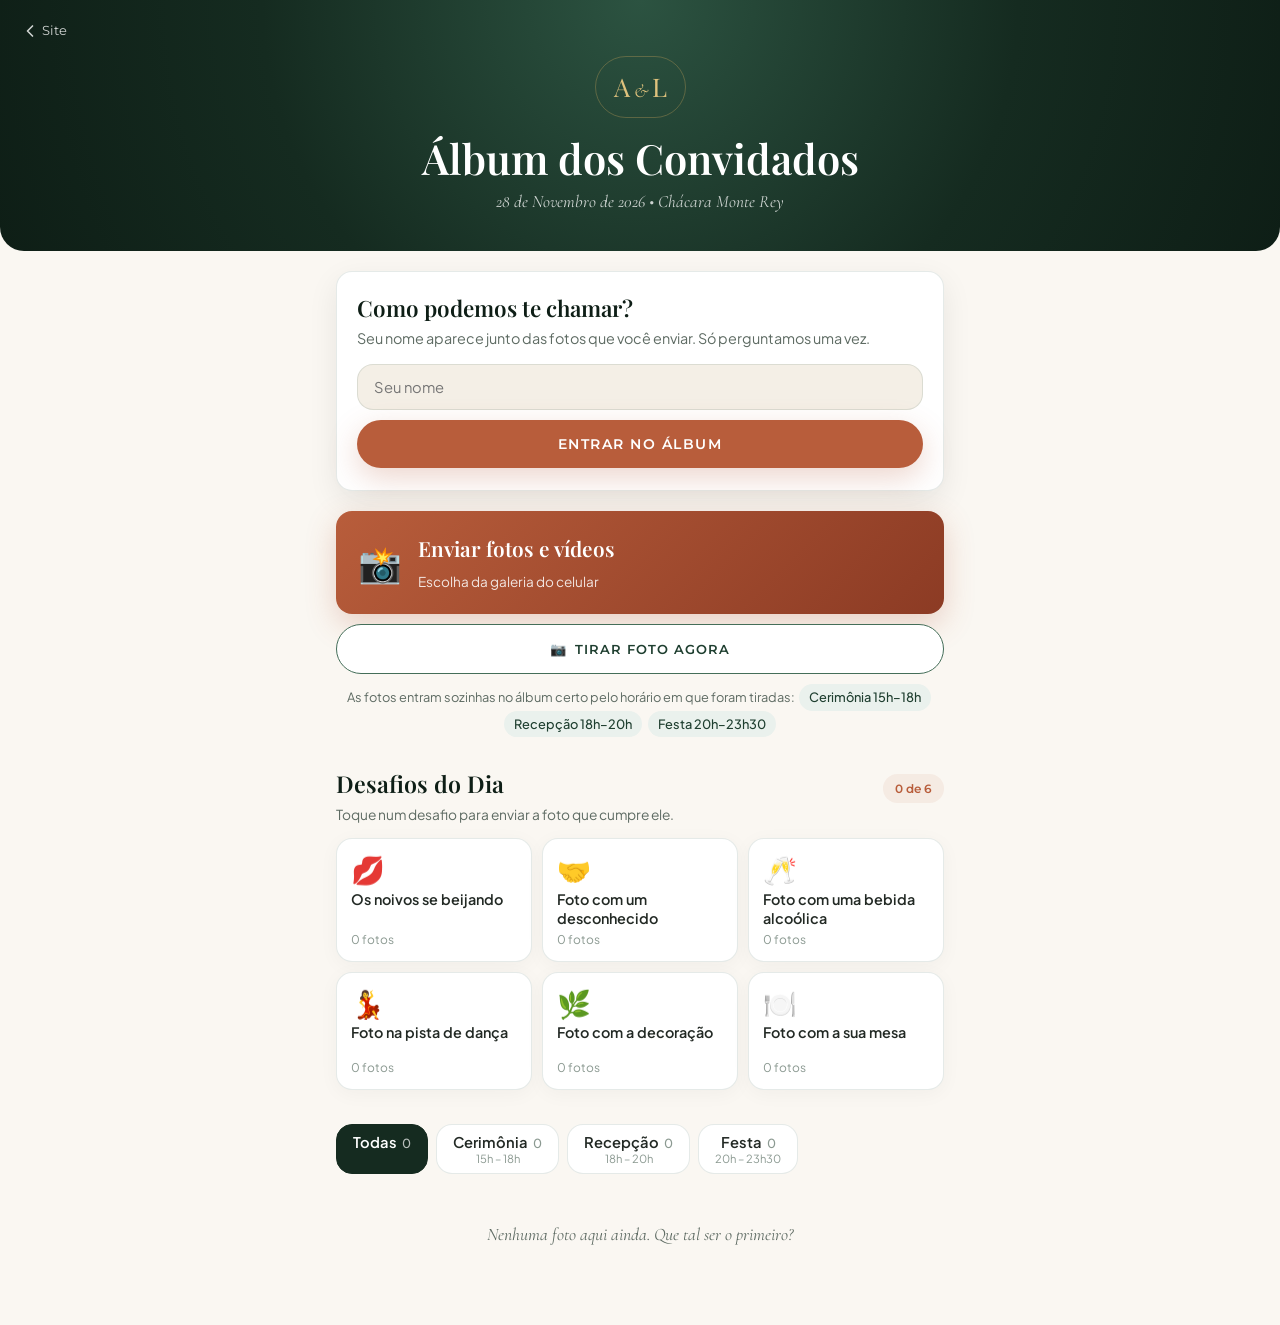
<file: fotos.html>
<!DOCTYPE html>
<html lang="pt-BR">
<head>
  <meta charset="UTF-8" />
  <meta name="viewport" content="width=device-width, initial-scale=1.0, viewport-fit=cover" />
  <title>Álbum dos Convidados | Alexandre &amp; Larissa</title>
  <meta name="description" content="Envie as fotos e vídeos que você tirar no casamento de Alexandre &amp; Larissa, cumpra os desafios e curta as fotos dos outros convidados." />
  <meta name="theme-color" content="#152b20" />

  <meta property="og:title" content="Álbum dos Convidados • Alexandre &amp; Larissa" />
  <meta property="og:description" content="Mande suas fotos e vídeos do casamento direto para o nosso álbum!" />
  <meta property="og:image" content="assets/photos/IMG_6870.jpg" />

  <link rel="icon" type="image/svg+xml" href="assets/svg/wreath.svg" />
  <link rel="stylesheet" href="css/style.css?v=3.3" />
  <link rel="stylesheet" href="css/fotos.css?v=1.0" />
</head>
<body class="album-page">

  <!-- ========================================================================
       CABEÇALHO DO ÁLBUM
       ======================================================================== -->
  <header class="album-header">
    <a href="index.html" class="album-back" aria-label="Voltar para o site">
      <svg viewBox="0 0 24 24" width="20" height="20" fill="none" stroke="currentColor" stroke-width="2" stroke-linecap="round" stroke-linejoin="round"><path d="M15 18l-6-6 6-6"/></svg>
      Site
    </a>
    <div class="album-header-crest">
      <span>A</span><span class="crest-amp">&amp;</span><span>L</span>
    </div>
    <h1 class="album-header-title">Álbum dos Convidados</h1>
    <p class="album-header-sub">28 de Novembro de 2026 • Chácara Monte Rey</p>

    <div class="album-greeting" id="albumGreeting" hidden>
      Olá, <strong id="albumGuestName">convidado</strong>!
      <button type="button" class="album-link-btn" id="changeNameBtn">Não é você?</button>
    </div>
  </header>

  <div class="album-demo-banner" id="demoBanner" hidden>
    <strong>Versão de prévia.</strong> As fotos de exemplo e as que você enviar aqui ficam só neste aparelho e ainda não vão para o Google.
  </div>

  <main class="album-main">

    <!-- Identificação rápida do convidado (fica salva no aparelho) -->
    <section class="album-card album-name-card" id="nameCard" hidden>
      <h2>Como podemos te chamar?</h2>
      <p>Seu nome aparece junto das fotos que você enviar. Só perguntamos uma vez.</p>
      <form id="nameForm" class="album-name-form">
        <input type="text" id="nameInput" class="form-control" placeholder="Seu nome" autocomplete="name" maxlength="40" required />
        <button type="submit" class="btn btn-primary">Entrar no álbum</button>
      </form>
    </section>

    <!-- Envio de fotos e vídeos -->
    <section class="album-upload" id="uploadSection">
      <label class="album-upload-main" for="fileInputGallery">
        <span class="album-upload-icon">📸</span>
        <span class="album-upload-text">
          <strong>Enviar fotos e vídeos</strong>
          <small>Escolha da galeria do celular</small>
        </span>
      </label>
      <label class="album-upload-camera" for="fileInputCamera">
        <span>📷</span> Tirar foto agora
      </label>
      <input type="file" id="fileInputGallery" accept="image/*,video/*" multiple hidden />
      <input type="file" id="fileInputCamera" accept="image/*" capture="environment" hidden />
      <p class="album-upload-hint">
        As fotos entram sozinhas no álbum certo pelo horário em que foram tiradas:
        <span class="album-hint-chip">Cerimônia 15h–18h</span>
        <span class="album-hint-chip">Recepção 18h–20h</span>
        <span class="album-hint-chip">Festa 20h–23h30</span>
      </p>
    </section>

    <!-- Desafios -->
    <section class="album-challenges">
      <div class="album-section-head">
        <h2>Desafios do Dia</h2>
        <span class="album-challenge-progress" id="challengeProgress">0 de 6</span>
      </div>
      <p class="album-section-sub">Toque num desafio para enviar a foto que cumpre ele.</p>
      <div class="album-challenge-list" id="challengeList">
        <!-- Renderizado via js/fotos.js -->
      </div>
    </section>

    <!-- Álbuns e feed -->
    <section class="album-feed-section">
      <div class="album-tabs" id="albumTabs" role="tablist">
        <!-- Renderizado via js/fotos.js -->
      </div>
      <div class="album-grid" id="albumGrid">
        <!-- Renderizado via js/fotos.js -->
      </div>
      <p class="album-empty" id="albumEmpty" hidden>Nenhuma foto aqui ainda. Que tal ser o primeiro?</p>
    </section>
  </main>

  <!-- ========================================================================
       FOLHA DE ENVIO (pré-visualização + desafio)
       ======================================================================== -->
  <div class="album-sheet-backdrop" id="uploadSheet" hidden>
    <div class="album-sheet" role="dialog" aria-modal="true" aria-labelledby="uploadSheetTitle">
      <div class="album-sheet-handle"></div>
      <h3 id="uploadSheetTitle">Enviar para o álbum</h3>
      <div class="album-sheet-previews" id="uploadPreviews"></div>

      <label class="form-label" for="uploadChallengeSelect">Essa foto cumpre algum desafio?</label>
      <select id="uploadChallengeSelect" class="form-control">
        <option value="">Nenhum desafio</option>
      </select>

      <div class="album-sheet-progress" id="uploadProgress" hidden>
        <div class="album-sheet-progress-bar" id="uploadProgressBar"></div>
      </div>
      <p class="album-sheet-status" id="uploadStatus"></p>

      <div class="album-sheet-actions">
        <button type="button" class="btn btn-primary" id="uploadConfirmBtn">Enviar</button>
        <button type="button" class="album-link-btn" id="uploadCancelBtn">Cancelar</button>
      </div>
    </div>
  </div>

  <!-- ========================================================================
       VISUALIZADOR (curtidas + comentários)
       ======================================================================== -->
  <div class="album-viewer" id="photoViewer" hidden role="dialog" aria-modal="true">
    <button type="button" class="album-viewer-close" id="viewerCloseBtn" aria-label="Fechar">✕</button>
    <div class="album-viewer-media" id="viewerMedia"></div>
    <div class="album-viewer-panel">
      <div class="album-viewer-meta">
        <div>
          <strong id="viewerAuthor"></strong>
          <span id="viewerInfo"></span>
        </div>
        <button type="button" class="album-like-btn" id="viewerLikeBtn" aria-pressed="false">
          <span class="album-like-heart">♡</span>
          <span id="viewerLikeCount">0</span>
        </button>
      </div>
      <div class="album-viewer-challenge" id="viewerChallenge" hidden></div>
      <div class="album-comments" id="viewerComments"></div>
      <form class="album-comment-form" id="commentForm">
        <input type="text" id="commentInput" class="form-control" placeholder="Escreva um comentário..." maxlength="200" autocomplete="off" />
        <button type="submit" class="btn btn-primary btn-sm">Enviar</button>
      </form>
    </div>
  </div>

  <div class="album-toast" id="albumToast" role="status" aria-live="polite"></div>

  <script src="js/fotos.js?v=1.0"></script>
</body>
</html>
</file>
<file: css/style.css>
/* ==========================================================================
   CASAMENTO ALEXANDRE & LARISSA - DESIGN SYSTEM & STYLES
   Paleta: Terracota & Verde Amazônico | Estilo: Alto Padrão (iCasei / Casar.com)
   Ultra Responsivo: Desktop Windows, Tablets, Celulares & Redimensionamento Fluido
   ========================================================================== */

/* --- GOOGLE FONTS IMPORT --- */
@import url('https://fonts.googleapis.com/css2?family=Cormorant+Garamond:ital,wght@0,300;0,400;0,500;0,600;0,700;1,400;1,600&family=Montserrat:ital,wght@0,300;0,400;0,500;0,600;0,700;1,300&family=Playfair+Display:ital,wght@0,400;0,500;0,600;0,700;1,400;1,600&family=Plus+Jakarta+Sans:wght@300;400;500;600;700&display=swap');

/* --- CSS VARIABLES & TOKENS --- */
:root {
  /* Verde Amazônico */
  --color-green-deep: #0e1e16;
  --color-green-dark: #152b20;
  --color-green-primary: #1f3f30;
  --color-green-medium: #2c5341;
  --color-green-light: #446e59;
  --color-green-soft: #eaf1ed;
  --color-green-tint: rgba(21, 43, 32, 0.06);

  /* Terracota */
  --color-terracotta-dark: #8c3b24;
  --color-terracotta-primary: #b85d3b;
  --color-terracotta-medium: #c76f4e;
  --color-terracotta-light: #df8867;
  --color-terracotta-soft: #fdf5f0;
  --color-terracotta-tint: rgba(184, 93, 59, 0.08);

  /* Neutros & Dourado */
  --color-gold: #c5a059;
  --color-gold-light: #dfc27d;
  --color-gold-soft: rgba(197, 160, 89, 0.15);
  
  --color-bg-ivory: #faf7f2;
  --color-bg-sand: #f4efe6;
  --color-bg-card: #ffffff;
  --color-border-light: rgba(44, 83, 65, 0.12);
  --color-border-gold: rgba(197, 160, 89, 0.35);

  --color-text-main: #222924;
  --color-text-muted: #5e6b63;
  --color-text-light: #8b9991;
  --color-text-inverse: #ffffff;

  /* Tipografia */
  --font-serif-display: 'Playfair Display', serif;
  --font-serif-romantic: 'Cormorant Garamond', Georgia, serif;
  --font-sans-clean: 'Plus Jakarta Sans', -apple-system, BlinkMacSystemFont, sans-serif;
  --font-sans-accent: 'Montserrat', sans-serif;

  /* Sombras de Luxo */
  --shadow-subtle: 0 4px 20px rgba(14, 30, 22, 0.04);
  --shadow-medium: 0 10px 30px rgba(14, 30, 22, 0.08);
  --shadow-elevated: 0 20px 45px rgba(14, 30, 22, 0.12);
  --shadow-glow-terracotta: 0 10px 30px rgba(184, 93, 59, 0.25);
  --shadow-glow-gold: 0 10px 30px rgba(197, 160, 89, 0.25);

  /* Transições & Raios */
  --radius-sm: 8px;
  --radius-md: 16px;
  --radius-lg: 24px;
  --radius-full: 9999px;
  --transition-smooth: all 0.4s cubic-bezier(0.16, 1, 0.3, 1);
  --transition-fast: all 0.25s ease;

  /* Safe Area Insets (iOS Dynamic Island / Notch) */
  --safe-top: env(safe-area-inset-top, 0px);
  --safe-bottom: env(safe-area-inset-bottom, 0px);
  --safe-left: env(safe-area-inset-left, 0px);
  --safe-right: env(safe-area-inset-right, 0px);
}

/* --- RESET & BASE --- */
*, *::before, *::after {
  box-sizing: border-box;
  margin: 0;
  padding: 0;
}

html {
  scroll-behavior: smooth;
  font-size: 16px;
  -webkit-font-smoothing: antialiased;
  -moz-osx-font-smoothing: grayscale;
  overflow-x: hidden;
  max-width: 100vw;
  scrollbar-width: thin;
  scrollbar-color: var(--color-terracotta-light) var(--color-bg-sand);
}

body {
  font-family: var(--font-sans-clean);
  background-color: var(--color-bg-ivory);
  color: var(--color-text-main);
  line-height: 1.7;
  overflow-x: hidden;
  position: relative;
  width: 100%;
  max-width: 100vw;
  -webkit-text-size-adjust: 100%;
}

body.menu-open {
  overflow: hidden;
}

img, video, svg {
  max-width: 100%;
  height: auto;
  display: block;
}

/* Scrollbar Personalizada */
::-webkit-scrollbar {
  width: 8px;
}
::-webkit-scrollbar-track {
  background: var(--color-bg-sand);
}
::-webkit-scrollbar-thumb {
  background: var(--color-terracotta-light);
  border-radius: var(--radius-full);
}
::-webkit-scrollbar-thumb:hover {
  background: var(--color-terracotta-primary);
}

/* Scroll Progress Bar */
.scroll-progress-container {
  position: fixed;
  top: 0;
  left: 0;
  width: 100%;
  height: 3.5px;
  background: transparent;
  z-index: 1010;
}
.scroll-progress-bar {
  height: 100%;
  width: 0%;
  background: linear-gradient(90deg, var(--color-terracotta-primary), var(--color-gold), var(--color-green-light));
  transition: width 0.1s ease-out;
}

/* Container Responsivo */
.container {
  width: 100%;
  max-width: 1200px;
  margin: 0 auto;
  padding: 0 24px;
}

.container-narrow {
  max-width: 880px;
}

/* --- TIPOGRAFIA COMPARTILHADA --- */
h1, h2, h3, h4 {
  font-family: var(--font-serif-display);
  font-weight: 600;
  color: var(--color-green-deep);
  line-height: 1.25;
  word-break: break-word;
  overflow-wrap: break-word;
}

.section-tag {
  display: inline-flex;
  align-items: center;
  gap: 8px;
  font-family: var(--font-sans-accent);
  font-size: clamp(0.72rem, 1.8vw, 0.84rem);
  font-weight: 600;
  text-transform: uppercase;
  letter-spacing: 3px;
  color: var(--color-terracotta-primary);
  margin-bottom: 12px;
}

.section-tag::before,
.section-tag::after {
  content: '';
  display: inline-block;
  width: 20px;
  height: 1px;
  background-color: var(--color-terracotta-light);
  opacity: 0.7;
}

.section-title {
  font-size: clamp(1.8rem, 4vw, 3rem);
  font-family: var(--font-serif-display);
  color: var(--color-green-dark);
  text-align: center;
  margin-bottom: 14px;
  letter-spacing: -0.5px;
}

.section-subtitle {
  font-family: var(--font-serif-romantic);
  font-size: clamp(1.05rem, 2.2vw, 1.35rem);
  color: var(--color-text-muted);
  text-align: center;
  max-width: 680px;
  margin: 0 auto 30px auto;
  font-style: italic;
  padding: 0 10px;
}

.botanical-divider {
  display: flex;
  align-items: center;
  justify-content: center;
  margin: 0 auto 40px auto;
  max-width: 280px;
  color: var(--color-gold);
}

.botanical-divider img,
.botanical-divider svg {
  width: 100%;
  height: auto;
  max-height: 28px;
}

/* --- BOTÕES & CTAs --- */
.btn {
  display: inline-flex;
  align-items: center;
  justify-content: center;
  gap: 10px;
  padding: 14px 28px;
  font-family: var(--font-sans-accent);
  font-size: clamp(0.78rem, 1.5vw, 0.88rem);
  font-weight: 600;
  letter-spacing: 1.5px;
  text-transform: uppercase;
  border-radius: var(--radius-full);
  text-decoration: none;
  cursor: pointer;
  transition: var(--transition-smooth);
  border: 1px solid transparent;
  position: relative;
  overflow: hidden;
  z-index: 1;
  text-align: center;
}

.btn-primary {
  background-color: var(--color-terracotta-primary);
  color: var(--color-text-inverse);
  box-shadow: var(--shadow-glow-terracotta);
}
.btn-primary:hover {
  background-color: var(--color-terracotta-dark);
  transform: translateY(-2px);
  box-shadow: 0 14px 32px rgba(140, 59, 36, 0.35);
}

.btn-secondary {
  background-color: transparent;
  color: var(--color-text-inverse);
  border-color: rgba(255, 255, 255, 0.6);
  backdrop-filter: blur(8px);
  -webkit-backdrop-filter: blur(8px);
}
.btn-secondary:hover {
  background-color: rgba(255, 255, 255, 0.15);
  border-color: #ffffff;
  transform: translateY(-2px);
}

.btn-green {
  background-color: var(--color-green-primary);
  color: var(--color-text-inverse);
  box-shadow: var(--shadow-medium);
}
.btn-green:hover {
  background-color: var(--color-green-deep);
  transform: translateY(-2px);
  box-shadow: var(--shadow-elevated);
}

.btn-sm {
  padding: 9px 18px;
  font-size: 0.76rem;
  letter-spacing: 1px;
}

/* ==========================================================================
   TELA DE CARREGAMENTO NOBRE (PRELOADER)
   ========================================================================== */
.site-preloader {
  position: fixed;
  inset: 0;
  z-index: 999999;
  background: radial-gradient(circle at center, #1c382a 0%, #0d1c14 100%);
  display: flex;
  align-items: center;
  justify-content: center;
  text-align: center;
  padding: 24px;
  transition: opacity 0.8s cubic-bezier(0.4, 0, 0.2, 1), visibility 0.8s ease;
  will-change: opacity;
  overflow: hidden;
  max-width: 100vw;
  touch-action: none;
}

.site-preloader.is-hidden {
  opacity: 0;
  visibility: hidden;
  pointer-events: none;
  transform: none;
}

.preloader-content {
  display: flex;
  flex-direction: column;
  align-items: center;
  max-width: 440px;
  animation: preloaderContentFadeIn 0.8s ease-out;
}

@keyframes preloaderContentFadeIn {
  from {
    opacity: 0;
    transform: translateY(15px);
  }
  to {
    opacity: 1;
    transform: translateY(0);
  }
}

.preloader-crest {
  position: relative;
  width: 90px;
  height: 90px;
  margin-bottom: 22px;
  display: flex;
  align-items: center;
  justify-content: center;
}

.preloader-crest-ring {
  position: absolute;
  inset: 0;
  border-radius: 50%;
  border: 1.5px dashed rgba(197, 160, 89, 0.4);
  animation: preloaderSpin 14s linear infinite;
}

.preloader-crest-ring::before {
  content: '';
  position: absolute;
  inset: -6px;
  border-radius: 50%;
  border: 1px solid rgba(197, 160, 89, 0.2);
}

@keyframes preloaderSpin {
  from { transform: rotate(0deg); }
  to { transform: rotate(360deg); }
}

.preloader-crest-initials {
  font-family: var(--font-serif-display);
  font-size: 1.8rem;
  font-weight: 700;
  color: var(--color-gold-light);
  letter-spacing: 2px;
  display: flex;
  align-items: center;
  gap: 3px;
  text-shadow: 0 0 16px rgba(197, 160, 89, 0.5);
}

.preloader-crest-initials .crest-amp {
  font-family: var(--font-serif-romantic);
  font-style: italic;
  font-size: 1.4rem;
  color: var(--color-gold);
  font-weight: 400;
}

.preloader-names {
  font-family: var(--font-serif-display);
  font-size: clamp(1.6rem, 3.5vw, 2.2rem);
  color: #ffffff;
  letter-spacing: 1px;
  margin-bottom: 6px;
  text-shadow: 0 2px 10px rgba(0, 0, 0, 0.4);
}

.preloader-date {
  font-family: var(--font-sans-accent);
  font-size: clamp(0.72rem, 1.3vw, 0.82rem);
  text-transform: uppercase;
  letter-spacing: 2.5px;
  color: var(--color-gold-light);
  margin-bottom: 28px;
}

.preloader-bar-wrapper {
  width: 180px;
  height: 3px;
  background: rgba(255, 255, 255, 0.12);
  border-radius: var(--radius-full);
  overflow: hidden;
  position: relative;
  margin-bottom: 16px;
}

.preloader-bar {
  position: absolute;
  left: 0;
  top: 0;
  bottom: 0;
  width: 0%;
  background: linear-gradient(90deg, var(--color-gold) 0%, var(--color-gold-light) 50%, var(--color-terracotta-primary) 100%);
  border-radius: var(--radius-full);
  animation: preloaderProgress 2.2s cubic-bezier(0.2, 0.8, 0.2, 1) forwards;
}

@keyframes preloaderProgress {
  0% { width: 0%; }
  40% { width: 65%; }
  80% { width: 90%; }
  100% { width: 100%; }
}

.preloader-phrase {
  font-family: var(--font-serif-romantic);
  font-style: italic;
  font-size: clamp(0.85rem, 1.4vw, 0.95rem);
  color: rgba(255, 255, 255, 0.7);
  animation: preloaderPulse 2s ease-in-out infinite;
}

@keyframes preloaderPulse {
  0%, 100% { opacity: 0.6; }
  50% { opacity: 1; }
}

/* ==========================================================================
   HEADER & NAVBAR
   ========================================================================== */
.header-nav {
  position: fixed;
  top: 0;
  left: 0;
  width: 100%;
  z-index: 1000;
  padding: max(18px, calc(10px + var(--safe-top))) 0 18px 0;
  transition: var(--transition-smooth);
}

.header-nav.scrolled {
  background: rgba(250, 247, 242, 0.96);
  backdrop-filter: blur(12px);
  -webkit-backdrop-filter: blur(12px);
  padding: max(10px, calc(6px + var(--safe-top))) 0 10px 0;
  box-shadow: var(--shadow-subtle);
  border-bottom: 1px solid var(--color-border-light);
}

.nav-content {
  display: flex;
  align-items: center;
  justify-content: space-between;
}

.nav-monogram {
  display: flex;
  align-items: center;
  gap: 8px;
  text-decoration: none;
  color: var(--color-text-inverse);
  transition: var(--transition-fast);
  z-index: 950;
}

.header-nav.scrolled .nav-monogram {
  color: var(--color-green-dark);
}

.nav-monogram-initials {
  font-family: var(--font-serif-display);
  font-size: clamp(1.3rem, 2.5vw, 1.5rem);
  font-weight: 700;
  letter-spacing: 2px;
}

.nav-monogram-ampersand {
  font-family: var(--font-serif-romantic);
  color: var(--color-gold);
  font-style: italic;
  font-size: 1.4rem;
}

.nav-menu {
  display: flex;
  align-items: center;
  gap: clamp(14px, 2vw, 28px);
  list-style: none;
}

.nav-link {
  text-decoration: none;
  font-family: var(--font-sans-accent);
  font-size: 0.8rem;
  font-weight: 500;
  text-transform: uppercase;
  letter-spacing: 1.6px;
  color: rgba(255, 255, 255, 0.9);
  transition: var(--transition-fast);
  position: relative;
  padding: 6px 0;
  white-space: nowrap;
}

.nav-link::after {
  content: '';
  position: absolute;
  bottom: 0;
  left: 0;
  width: 0;
  height: 2px;
  background-color: var(--color-terracotta-light);
  transition: var(--transition-smooth);
}

.nav-link:hover::after,
.nav-link.active::after {
  width: 100%;
}

.header-nav.scrolled .nav-link {
  color: var(--color-green-primary);
}

.header-nav.scrolled .nav-link:hover {
  color: var(--color-terracotta-primary);
}

.nav-cta-btn {
  padding: 8px 18px;
  font-size: 0.76rem;
  white-space: nowrap;
}

.header-nav:not(.scrolled) .nav-cta-btn {
  background-color: rgba(184, 93, 59, 0.92);
  backdrop-filter: blur(8px);
  -webkit-backdrop-filter: blur(8px);
  color: #fff;
}

/* Backdrop neutro para fechar menu mobile */
.nav-backdrop {
  position: fixed;
  inset: 0;
  background: rgba(0, 0, 0, 0.35);
  z-index: 990;
  opacity: 0;
  visibility: hidden;
  pointer-events: none;
  transition: opacity 0.3s ease, visibility 0.3s ease;
}

.nav-backdrop.active {
  opacity: 1;
  visibility: visible;
  pointer-events: auto;
}

/* Mobile Toggle Button */
.mobile-toggle {
  display: none;
  background: transparent;
  border: none;
  cursor: pointer;
  padding: 8px;
  min-width: 44px;
  min-height: 44px;
  color: var(--color-text-inverse);
  z-index: 950;
  transition: var(--transition-fast);
}

.header-nav.scrolled .mobile-toggle {
  color: var(--color-green-dark);
}

/* Botão Fechar dentro do Menu Mobile */
.mobile-menu-close {
  display: none;
  position: absolute;
  top: max(20px, calc(16px + var(--safe-top)));
  right: max(20px, calc(16px + var(--safe-right)));
  background: var(--color-bg-sand);
  border: none;
  width: 44px;
  height: 44px;
  border-radius: 50%;
  font-size: 1.25rem;
  color: var(--color-text-muted);
  cursor: pointer;
  align-items: center;
  justify-content: center;
  transition: var(--transition-fast);
}

.mobile-menu-close:hover {
  background: var(--color-terracotta-soft);
  color: var(--color-terracotta-primary);
}

/* ==========================================================================
   HERO SECTION (BACKGROUND VÍDEO SEM CONTROLES)
   ========================================================================== */
.hero-section {
  position: relative;
  min-height: 100vh;
  min-height: 100dvh;
  display: flex;
  align-items: center;
  justify-content: center;
  text-align: center;
  color: var(--color-text-inverse);
  overflow: hidden;
  padding: 120px 20px 70px 20px;
}

/* Video Background Layer */
.hero-video-bg-container {
  position: absolute;
  top: 0;
  left: 0;
  width: 100%;
  height: 100%;
  overflow: hidden;
  z-index: 1;
}

.hero-video-bg {
  position: absolute;
  top: 50%;
  left: 50%;
  min-width: 100%;
  min-height: 100%;
  width: auto;
  height: auto;
  transform: translate(-50%, -50%) scale(1.04);
  object-fit: cover;
  filter: brightness(0.85) contrast(1.05);
  pointer-events: none;
}

/* Overlay Cinematográfico */
.hero-video-overlay {
  position: absolute;
  top: 0;
  left: 0;
  width: 100%;
  height: 100%;
  background: linear-gradient(
    180deg,
    rgba(14, 30, 22, 0.7) 0%,
    rgba(21, 43, 32, 0.5) 40%,
    rgba(140, 59, 36, 0.4) 80%,
    rgba(14, 30, 22, 0.88) 100%
  );
  z-index: 2;
}

/* Hero Content */
.hero-content {
  position: relative;
  z-index: 10;
  max-width: 900px;
  width: 100%;
  margin: 0 auto;
}

.hero-wreath-monogram {
  width: clamp(70px, 12vw, 95px);
  height: clamp(70px, 12vw, 95px);
  margin: 0 auto 16px auto;
  color: var(--color-gold);
  filter: drop-shadow(0 4px 12px rgba(0, 0, 0, 0.4));
  animation: floatSlow 6s ease-in-out infinite alternate;
}

.hero-eyebrow {
  font-family: var(--font-sans-accent);
  font-size: clamp(0.75rem, 1.8vw, 0.95rem);
  letter-spacing: 4px;
  text-transform: uppercase;
  color: var(--color-gold-light);
  margin-bottom: 12px;
  font-weight: 500;
  text-shadow: 0 2px 8px rgba(0, 0, 0, 0.5);
}

.hero-names {
  font-family: var(--font-serif-display);
  font-size: clamp(2.4rem, 6.5vw, 5.2rem);
  font-weight: 600;
  color: #ffffff;
  line-height: 1.15;
  letter-spacing: 0.5px;
  margin-bottom: 16px;
  text-shadow: 0 4px 18px rgba(0, 0, 0, 0.85), 0 2px 6px rgba(0, 0, 0, 0.95);
}

.hero-names .ampersand {
  font-family: var(--font-serif-romantic);
  font-weight: 300;
  font-style: italic;
  color: #ffffff;
  padding: 0 6px;
  text-shadow: 0 4px 18px rgba(0, 0, 0, 0.85);
}

.hero-event-info {
  display: inline-flex;
  flex-wrap: wrap;
  align-items: center;
  justify-content: center;
  gap: 8px 12px;
  font-family: var(--font-serif-romantic);
  font-size: clamp(1.05rem, 2.2vw, 1.5rem);
  color: rgba(255, 255, 255, 0.95);
  margin-bottom: 32px;
  text-shadow: 0 2px 10px rgba(0, 0, 0, 0.6);
  padding: 0 10px;
}

.hero-info-group {
  display: inline-flex;
  align-items: center;
  gap: 8px;
  white-space: nowrap;
}

.hero-info-venue {
  display: inline-block;
}

.hero-event-info span.dot-separator {
  color: var(--color-gold);
  font-size: 1.1rem;
}

/* Countdown Box */
.hero-countdown-wrapper {
  background: rgba(21, 43, 32, 0.65);
  backdrop-filter: blur(16px);
  -webkit-backdrop-filter: blur(16px);
  border: 1px solid rgba(197, 160, 89, 0.35);
  border-radius: var(--radius-lg);
  padding: clamp(16px, 3vw, 24px) clamp(16px, 4vw, 32px);
  max-width: 640px;
  margin: 0 auto 36px auto;
  box-shadow: 0 20px 40px rgba(0, 0, 0, 0.4);
}

.countdown-label {
  font-family: var(--font-sans-accent);
  font-size: clamp(0.7rem, 1.5vw, 0.8rem);
  letter-spacing: 2px;
  text-transform: uppercase;
  color: var(--color-gold-light);
  margin-bottom: 14px;
}

.countdown-grid {
  display: grid;
  grid-template-columns: repeat(4, 1fr);
  gap: 12px;
}

.countdown-item {
  display: flex;
  flex-direction: column;
  align-items: center;
  position: relative;
}

.countdown-item:not(:last-child)::after {
  content: ':';
  position: absolute;
  right: -8px;
  top: 8px;
  font-family: var(--font-serif-display);
  font-size: clamp(1.5rem, 3vw, 2rem);
  color: var(--color-gold-light);
  opacity: 0.6;
}

.countdown-number {
  font-family: var(--font-serif-display);
  font-size: clamp(1.6rem, 3.8vw, 2.8rem);
  font-weight: 700;
  color: #ffffff;
  line-height: 1;
  text-shadow: 0 2px 12px rgba(0, 0, 0, 0.5);
}

.countdown-unit {
  font-family: var(--font-sans-accent);
  font-size: clamp(0.65rem, 1.2vw, 0.72rem);
  text-transform: uppercase;
  letter-spacing: 1.2px;
  color: rgba(255, 255, 255, 0.8);
  margin-top: 6px;
}

.hero-actions {
  display: flex;
  flex-wrap: wrap;
  gap: 14px;
  justify-content: center;
  align-items: center;
}

.hero-scroll-indicator {
  position: absolute;
  bottom: 20px;
  left: 50%;
  transform: translateX(-50%);
  z-index: 10;
  color: rgba(255, 255, 255, 0.75);
  display: flex;
  flex-direction: column;
  align-items: center;
  gap: 6px;
  font-size: 0.72rem;
  letter-spacing: 2px;
  text-transform: uppercase;
  text-decoration: none;
  transition: var(--transition-fast);
}

.hero-scroll-indicator:hover {
  color: var(--color-gold-light);
}

.hero-scroll-indicator svg {
  animation: bounceDown 2s infinite;
}

/* ==========================================================================
   PARALLAX FLOATING POLAROID PHOTO RAILS (1 OU 2 POR VEZ, RÁPIDAS)
   ========================================================================== */
.floating-photo-rail {
  position: fixed;
  top: 0;
  bottom: 0;
  width: 105px;
  pointer-events: none;
  z-index: 40;
  opacity: 0;
  visibility: hidden;
  transition: opacity 0.18s ease-out, visibility 0.18s ease-out;
  overflow: visible;
  -webkit-clip-path: inset(0 0 0 0);
  clip-path: inset(0 0 0 0);
  will-change: clip-path, opacity;
  transform: translateZ(0);
}

.rail-left {
  left: max(10px, calc((100vw - 1220px) / 2 - 110px));
}

.rail-right {
  right: max(10px, calc((100vw - 1220px) / 2 - 110px));
}

.rail-track {
  position: relative;
  width: 100%;
  height: 100%;
}

/* Slot do trilho polaroid (posicionamento vertical controlado via translate3d no JS) */
.floating-photo-card {
  position: absolute;
  top: 0;
  left: 0;
  width: 96px;
  pointer-events: auto;
  cursor: pointer;
  will-change: transform, opacity;
  opacity: 0;
  transition: opacity 0.18s ease-out;
  z-index: 40;
}

.floating-photo-card:hover {
  z-index: 99 !important;
  opacity: 1 !important;
}

/* Moldura Polaroid Autêntica (rotação e escala isoladas de posicionamento vertical) */
.floating-photo-frame {
  width: 100%;
  background: #ffffff;
  padding: 5px 5px 18px 5px; /* Borda inferior mais larga típica de foto Polaroid */
  border-radius: 2px;
  box-shadow: 0 10px 25px rgba(0, 0, 0, 0.16), 0 2px 6px rgba(0, 0, 0, 0.08);
  border: 1px solid rgba(0, 0, 0, 0.08);
  transform: rotate(var(--card-rot, 0deg)) scale(1);
  transform-origin: center center;
  transition: transform 0.28s cubic-bezier(0.2, 0.8, 0.2, 1), box-shadow 0.3s ease;
  will-change: transform;
}

.floating-photo-card:hover .floating-photo-frame {
  transform: rotate(0deg) scale(1.18);
  box-shadow: 0 18px 40px rgba(184, 93, 59, 0.35);
}

.floating-photo-card img,
.floating-photo-frame img {
  width: 100%;
  aspect-ratio: 1 / 1; /* Foto quadrada polaroid */
  object-fit: cover;
  display: block;
  border: 1px solid rgba(0, 0, 0, 0.05);
}

/* Telas Médias / Laptops Compactos (1200px a 1399px): Ajuste proporcional sem sobreposição */
@media (min-width: 1200px) and (max-width: 1399px) {
  .welcome-section .container,
  .story-section .container {
    max-width: 1060px;
  }
  .floating-photo-rail {
    width: 86px;
  }
  .floating-photo-card {
    width: 78px;
  }
  .floating-photo-frame {
    padding: 4px 4px 14px 4px;
  }
  .rail-left {
    left: max(8px, calc((100vw - 1080px) / 2 - 88px));
  }
  .rail-right {
    right: max(8px, calc((100vw - 1080px) / 2 - 88px));
  }
}

/* Ocultar trilhos de polaroids em tablets e celulares (< 1200px) para garantir foco no conteúdo */
@media (max-width: 1199px) {
  .floating-photo-rail {
    display: none !important;
  }
}

/* ==========================================================================
   SEÇÃO 1: MENSAGEM PESSOAL DOS NOIVOS (NO TOPO)
   ========================================================================== */
.welcome-section {
  padding: clamp(60px, 8vw, 100px) 0;
  background-color: var(--color-bg-ivory);
  position: relative;
  overflow: hidden;
}

.welcome-card {
  background: var(--color-bg-card);
  border-radius: var(--radius-lg);
  padding: clamp(28px, 5vw, 50px) clamp(20px, 4vw, 45px);
  box-shadow: var(--shadow-medium);
  border: 1px solid var(--color-border-light);
  position: relative;
  display: grid;
  grid-template-columns: 1.15fr 0.85fr;
  gap: clamp(24px, 4vw, 50px);
  align-items: center;
}

.welcome-card::before {
  content: '';
  position: absolute;
  top: 12px;
  left: 12px;
  right: 12px;
  bottom: 12px;
  border: 1px dashed rgba(197, 160, 89, 0.35);
  border-radius: calc(var(--radius-lg) - 6px);
  pointer-events: none;
}

.welcome-text-content {
  position: relative;
  z-index: 2;
}

.welcome-text-content h2 {
  font-size: clamp(1.7rem, 3.2vw, 2.5rem);
  color: var(--color-green-dark);
  margin-bottom: 18px;
  line-height: 1.2;
}

.welcome-quote {
  font-family: var(--font-serif-romantic);
  font-size: clamp(1.1rem, 2vw, 1.3rem);
  font-style: italic;
  color: var(--color-terracotta-primary);
  margin-bottom: 20px;
  line-height: 1.5;
  border-left: 3px solid var(--color-terracotta-primary);
  padding-left: 16px;
}

.welcome-text,
.welcome-lorem {
  color: var(--color-text-muted);
  font-size: clamp(0.94rem, 1.35vw, 1.03rem);
  line-height: 1.8;
  margin-bottom: 16px;
}

.welcome-signature {
  margin-top: 24px;
  display: flex;
  align-items: center;
  gap: 16px;
}

.signature-names {
  font-family: var(--font-serif-display);
  font-size: clamp(1.2rem, 2vw, 1.5rem);
  color: var(--color-green-deep);
  font-style: italic;
}

.welcome-photo-wrapper {
  position: relative;
  z-index: 2;
}

.welcome-photo-frame {
  position: relative;
  border-radius: var(--radius-lg);
  overflow: hidden;
  box-shadow: var(--shadow-elevated);
  aspect-ratio: 4 / 3;
  max-width: 480px;
  margin: 0 auto;
  border: clamp(4px, 1vw, 8px) solid #ffffff;
  transition: var(--transition-smooth);
  cursor: pointer;
}

.welcome-photo-frame img {
  width: 100%;
  height: 100%;
  object-fit: cover;
  transition: transform 0.8s ease;
}

.welcome-photo-frame:hover img {
  transform: scale(1.04);
}

.welcome-badge-floating {
  position: absolute;
  bottom: -10px;
  right: clamp(-5px, 2vw, -15px);
  background: var(--color-green-dark);
  color: #ffffff;
  padding: 10px 18px;
  border-radius: var(--radius-full);
  font-family: var(--font-serif-romantic);
  font-size: clamp(0.95rem, 1.8vw, 1.1rem);
  font-style: italic;
  box-shadow: var(--shadow-medium);
  border: 1px solid var(--color-gold);
  display: flex;
  align-items: center;
  gap: 8px;
  white-space: nowrap;
}

/* ==========================================================================
   SEÇÃO 2: NOSSA HISTÓRIA & TIMELINE
   ========================================================================== */
.story-section {
  padding: clamp(60px, 8vw, 100px) 0;
  background: linear-gradient(180deg, var(--color-bg-sand) 0%, #ede6d8 50%, var(--color-bg-sand) 100%);
  border-top: 1px solid rgba(197, 160, 89, 0.25);
  border-bottom: 1px solid rgba(197, 160, 89, 0.25);
  position: relative;
  overflow: hidden;
}

.story-timeline {
  position: relative;
  max-width: 960px;
  margin: 40px auto 0 auto;
}

.story-timeline::before {
  content: '';
  position: absolute;
  top: 0;
  bottom: 0;
  left: 50%;
  width: 2px;
  background: linear-gradient(180deg, var(--color-terracotta-light), var(--color-green-medium), var(--color-gold));
  transform: translateX(-50%);
  opacity: 0.4;
}

.story-item {
  display: grid;
  grid-template-columns: 1fr 1fr;
  gap: clamp(24px, 4vw, 60px);
  align-items: center;
  margin-bottom: clamp(40px, 6vw, 80px);
  position: relative;
}

.story-item:nth-child(even) {
  direction: rtl;
}

.story-item:nth-child(even) .story-text {
  direction: ltr;
}

.story-node {
  position: absolute;
  left: 50%;
  top: 50%;
  transform: translate(-50%, -50%);
  width: 18px;
  height: 18px;
  border-radius: 50%;
  background: var(--color-bg-card);
  border: 3px solid var(--color-terracotta-primary);
  box-shadow: 0 0 0 5px rgba(184, 93, 59, 0.15);
  z-index: 5;
}

.story-card-photo {
  position: relative;
  border-radius: var(--radius-lg);
  overflow: hidden;
  background: #fff;
  padding: 6px;
  box-shadow: var(--shadow-medium);
  border: 1px solid rgba(197, 160, 89, 0.3);
  transition: var(--transition-smooth);
  cursor: pointer;
}

.story-card-photo img {
  width: 100%;
  height: clamp(240px, 35vw, 380px);
  object-fit: cover;
  border-radius: calc(var(--radius-lg) - 6px);
  transition: transform 0.6s ease;
}

.story-card-photo:hover img {
  transform: scale(1.03);
}

.story-card-photo.story-card-photo-contain {
  width: 100%;
  max-width: 310px;
  margin: 0 auto;
  aspect-ratio: 9 / 16;
  background: #ffffff;
  padding: 6px;
  border-radius: var(--radius-lg);
  box-shadow: var(--shadow-medium);
  border: 1px solid rgba(197, 160, 89, 0.3);
  overflow: hidden;
}

.story-card-photo.story-card-photo-contain img,
.story-card-photo img.story-img-full {
  width: 100%;
  height: 100%;
  aspect-ratio: 9 / 16;
  object-fit: cover;
  border-radius: calc(var(--radius-lg) - 6px);
  display: block;
}

.story-text {
  background: var(--color-bg-card);
  padding: clamp(22px, 3.5vw, 36px);
  border-radius: var(--radius-lg);
  box-shadow: var(--shadow-subtle);
  border: 1px solid var(--color-border-light);
}

.story-date {
  display: inline-block;
  font-family: var(--font-sans-accent);
  font-size: 0.78rem;
  letter-spacing: 2px;
  text-transform: uppercase;
  color: var(--color-terracotta-primary);
  font-weight: 600;
  margin-bottom: 8px;
}

.story-text h3 {
  font-size: clamp(1.3rem, 2.2vw, 1.6rem);
  color: var(--color-green-dark);
  margin-bottom: 12px;
}

.story-text p {
  color: var(--color-text-muted);
  font-size: clamp(0.9rem, 1.3vw, 0.98rem);
  line-height: 1.7;
}

/* ==========================================================================
   SEÇÃO 3: GALERIA EDITORIAL INTERATIVA & LIGHTBOX
   ========================================================================== */
.gallery-section {
  padding: clamp(60px, 8vw, 90px) 0;
  background-color: var(--color-bg-ivory);
}

.gallery-grid {
  display: grid;
  grid-template-columns: repeat(12, 1fr);
  gap: clamp(12px, 2vw, 20px);
  margin-top: 36px;
}

.gallery-item {
  position: relative;
  border-radius: var(--radius-md);
  overflow: hidden;
  box-shadow: var(--shadow-subtle);
  cursor: pointer;
  background-color: var(--color-bg-sand);
}

.gallery-item img {
  width: 100%;
  height: 100%;
  object-fit: cover;
  transition: transform 0.7s cubic-bezier(0.16, 1, 0.3, 1);
  display: block;
}

.gallery-item-overlay {
  position: absolute;
  inset: 0;
  background: linear-gradient(180deg, transparent 50%, rgba(21, 43, 32, 0.82) 100%);
  opacity: 0;
  transition: var(--transition-smooth);
  display: flex;
  align-items: flex-end;
  padding: 20px;
}

.gallery-item-text {
  color: #fff;
  transform: translateY(10px);
  transition: var(--transition-smooth);
}

.gallery-item-text span {
  font-family: var(--font-serif-romantic);
  font-size: 1.15rem;
  font-style: italic;
}

.gallery-item:hover img {
  transform: scale(1.06);
}

.gallery-item:hover .gallery-item-overlay {
  opacity: 1;
}

.gallery-item:hover .gallery-item-text {
  transform: translateY(0);
}

/* Grid Layout Desktop */
.gallery-item-1 { grid-column: span 7; height: 380px; }
.gallery-item-2 { grid-column: span 5; height: 380px; }
.gallery-item-3 { grid-column: span 4; height: 400px; }
.gallery-item-4 { grid-column: span 4; height: 400px; }
.gallery-item-5 { grid-column: span 4; height: 400px; }
.gallery-item-6 { grid-column: span 6; height: 350px; }
.gallery-item-7 { grid-column: span 6; height: 350px; }

/* Lightbox Modal */
.lightbox-modal {
  position: fixed;
  inset: 0;
  background: rgba(14, 30, 22, 0.95);
  backdrop-filter: blur(10px);
  -webkit-backdrop-filter: blur(10px);
  z-index: 2000;
  display: flex;
  align-items: center;
  justify-content: center;
  opacity: 0;
  visibility: hidden;
  transition: var(--transition-smooth);
  padding: 16px;
  touch-action: pan-y pinch-zoom;
}

.lightbox-modal.active {
  opacity: 1;
  visibility: visible;
}

.lightbox-content {
  position: relative;
  max-width: 92vw;
  max-height: 85vh;
  max-height: 85dvh;
  display: flex;
  flex-direction: column;
  align-items: center;
  user-select: none;
}

.lightbox-content img {
  max-width: 100%;
  max-height: 78vh;
  max-height: 78dvh;
  object-fit: contain;
  border-radius: var(--radius-sm);
  box-shadow: 0 20px 50px rgba(0, 0, 0, 0.6);
}

.lightbox-close,
.lightbox-prev,
.lightbox-next {
  position: absolute;
  background: rgba(255, 255, 255, 0.18);
  border: 1px solid rgba(255, 255, 255, 0.35);
  color: #ffffff;
  width: 44px;
  height: 44px;
  border-radius: 50%;
  display: flex;
  align-items: center;
  justify-content: center;
  cursor: pointer;
  transition: var(--transition-fast);
  z-index: 2010;
}

.lightbox-close { 
  top: max(16px, calc(12px + var(--safe-top))); 
  right: max(16px, calc(12px + var(--safe-right))); 
}
.lightbox-prev { left: max(12px, calc(8px + var(--safe-left))); top: 50%; transform: translateY(-50%); }
.lightbox-next { right: max(12px, calc(8px + var(--safe-right))); top: 50%; transform: translateY(-50%); }

.lightbox-close:hover,
.lightbox-prev:hover,
.lightbox-next:hover {
  background: var(--color-terracotta-primary);
  border-color: var(--color-terracotta-primary);
}

/* ==========================================================================
   SEÇÃO 4: O LOCAL - CHÁCARA MONTE REY (COM VÍDEO DE FUNDO)
   ========================================================================== */
.venue-section {
  position: relative;
  padding: clamp(70px, 9vw, 120px) 0;
  color: var(--color-text-inverse);
  overflow: hidden;
}

.venue-video-bg-container {
  position: absolute;
  top: 0;
  left: 0;
  width: 100%;
  height: 100%;
  z-index: 1;
}

.venue-video-bg {
  position: absolute;
  top: 50%;
  left: 50%;
  min-width: 100%;
  min-height: 100%;
  width: auto;
  height: auto;
  transform: translate(-50%, -50%);
  object-fit: cover;
  filter: brightness(0.6) contrast(1.1);
  pointer-events: none;
}

.venue-overlay {
  position: absolute;
  inset: 0;
  background: radial-gradient(circle at center, rgba(21, 43, 32, 0.78) 0%, rgba(14, 30, 22, 0.94) 100%);
  z-index: 2;
}

.venue-content {
  position: relative;
  z-index: 10;
}

.venue-card-wrapper {
  display: grid;
  grid-template-columns: 1fr 1fr;
  gap: clamp(24px, 4vw, 40px);
  margin-top: 40px;
}

.venue-info-card {
  background: rgba(14, 30, 22, 0.82);
  backdrop-filter: blur(18px);
  -webkit-backdrop-filter: blur(18px);
  border: 1px solid rgba(197, 160, 89, 0.4);
  border-radius: var(--radius-lg);
  padding: clamp(24px, 4vw, 40px);
  box-shadow: 0 20px 45px rgba(0, 0, 0, 0.45);
}

.venue-badge-pill {
  display: inline-flex;
  align-items: center;
  gap: 8px;
  background: rgba(184, 93, 59, 0.35);
  border: 1px solid var(--color-terracotta-light);
  color: var(--color-terracotta-light);
  padding: 6px 16px;
  border-radius: var(--radius-full);
  font-size: 0.76rem;
  text-transform: uppercase;
  letter-spacing: 2px;
  margin-bottom: 18px;
  font-weight: 600;
}

.venue-info-card h3 {
  color: #ffffff;
  font-size: clamp(1.6rem, 3vw, 2.2rem);
  margin-bottom: 14px;
}

.venue-address {
  font-size: clamp(0.95rem, 1.8vw, 1.05rem);
  color: #ffffff;
  margin-bottom: 22px;
  display: flex;
  align-items: flex-start;
  gap: 12px;
  line-height: 1.6;
}

.venue-features-list {
  list-style: none;
  margin-bottom: 26px;
}

.venue-features-list li {
  display: flex;
  align-items: center;
  gap: 12px;
  margin-bottom: 12px;
  color: rgba(255, 255, 255, 0.92);
  font-size: clamp(0.88rem, 1.3vw, 0.95rem);
}

.venue-features-list li svg {
  color: var(--color-gold);
  flex-shrink: 0;
}

.venue-map-container {
  border-radius: var(--radius-lg);
  overflow: hidden;
  border: 1px solid rgba(197, 160, 89, 0.35);
  box-shadow: 0 15px 40px rgba(0, 0, 0, 0.4);
  height: 100%;
  min-height: 360px;
  background-color: #e5e3df;
}

.venue-map-container iframe {
  width: 100%;
  height: 100%;
  min-height: 360px;
  border: 0;
  display: block;
}

.venue-gps-buttons {
  display: flex;
  flex-wrap: wrap;
  gap: 10px;
  margin-top: 18px;
}

/* ==========================================================================
   SEÇÃO 5: GUIA DE TRAJE (ESPORTE FINO)
   ========================================================================== */
.dresscode-section {
  padding: clamp(60px, 8vw, 100px) 0;
  background-color: var(--color-bg-sand);
  position: relative;
  overflow: hidden;
}

.dresscode-cards-grid {
  display: grid;
  grid-template-columns: 1fr 1fr;
  gap: clamp(20px, 3vw, 36px);
  margin-top: 40px;
}

.dresscode-card {
  background: var(--color-bg-card);
  border-radius: var(--radius-lg);
  padding: clamp(24px, 4vw, 40px);
  box-shadow: var(--shadow-medium);
  border: 1px solid var(--color-border-light);
  position: relative;
  transition: var(--transition-smooth);
}

.dresscode-card:hover {
  transform: translateY(-4px);
  box-shadow: var(--shadow-elevated);
}

.dresscode-gender-tag {
  display: inline-flex;
  align-items: center;
  gap: 8px;
  font-family: var(--font-sans-accent);
  font-size: 0.78rem;
  font-weight: 700;
  text-transform: uppercase;
  letter-spacing: 2px;
  padding: 6px 14px;
  border-radius: var(--radius-full);
  margin-bottom: 18px;
}

.tag-men {
  background: var(--color-green-soft);
  color: var(--color-green-primary);
  border: 1px solid rgba(44, 83, 65, 0.2);
}

.tag-women {
  background: var(--color-terracotta-soft);
  color: var(--color-terracotta-primary);
  border: 1px solid rgba(184, 93, 59, 0.2);
}

.dresscode-card h3 {
  font-size: clamp(1.4rem, 2.5vw, 1.8rem);
  color: var(--color-green-dark);
  margin-bottom: 12px;
}

.dresscode-desc {
  color: var(--color-text-muted);
  font-size: clamp(0.9rem, 1.3vw, 0.98rem);
  line-height: 1.7;
  margin-bottom: 22px;
}

/* Color Palettes Swatches */
.swatch-group {
  margin-bottom: 20px;
}

.swatch-title {
  font-size: 0.8rem;
  font-family: var(--font-sans-accent);
  font-weight: 600;
  text-transform: uppercase;
  letter-spacing: 1.2px;
  margin-bottom: 10px;
  display: flex;
  align-items: center;
  gap: 6px;
}

.swatch-title.recommended {
  color: var(--color-green-primary);
}

.swatch-title.avoid {
  color: #b33927;
}

.swatch-circles {
  display: flex;
  gap: 10px;
  flex-wrap: wrap;
}

.swatch-circle {
  width: clamp(34px, 4.5vw, 38px);
  height: clamp(34px, 4.5vw, 38px);
  border-radius: 50%;
  box-shadow: 0 3px 8px rgba(0,0,0,0.12);
  position: relative;
  cursor: pointer;
  transition: transform 0.2s ease;
  border: 2px solid #ffffff;
}

.swatch-circle:hover {
  transform: scale(1.15);
}

.swatch-circle[data-tooltip]::after {
  content: attr(data-tooltip);
  position: absolute;
  bottom: 115%;
  left: 50%;
  transform: translateX(-50%);
  background: var(--color-green-deep);
  color: #fff;
  font-size: 0.72rem;
  padding: 4px 8px;
  border-radius: 4px;
  white-space: nowrap;
  opacity: 0;
  pointer-events: none;
  transition: opacity 0.2s ease;
  font-family: var(--font-sans-clean);
  z-index: 10;
}

.swatch-circle:hover::after {
  opacity: 1;
}

/* Moldura de Croquis / Sketch de Estilista dos Trajes */
.dresscode-sketch-wrapper {
  margin-top: 24px;
}

.dresscode-sketch-header {
  font-size: 0.82rem;
  font-family: var(--font-sans-accent);
  font-weight: 600;
  text-transform: uppercase;
  letter-spacing: 1.2px;
  color: var(--color-green-dark);
  margin-bottom: 12px;
  display: flex;
  align-items: center;
  gap: 6px;
}

.dresscode-sketch-frame {
  border-radius: var(--radius-md);
  overflow: hidden;
  box-shadow: 0 10px 25px rgba(0, 0, 0, 0.08);
  border: 1px solid rgba(197, 160, 89, 0.35);
  background-color: #faf7f2;
  transition: transform 0.35s ease, box-shadow 0.35s ease;
  position: relative;
}

.dresscode-sketch-frame:hover {
  transform: translateY(-3px);
  box-shadow: 0 16px 32px rgba(0, 0, 0, 0.12);
}

.dresscode-sketch-frame img {
  width: 100%;
  height: auto;
  display: block;
  object-fit: cover;
  transition: transform 0.6s ease;
}

.dresscode-sketch-frame:hover img {
  transform: scale(1.02);
}

/* Alert Box */
.dresscode-alert {
  background: #fdf2f0;
  border-left: 4px solid #b33927;
  padding: 12px 16px;
  border-radius: 0 var(--radius-sm) var(--radius-sm) 0;
  color: #832719;
  font-size: clamp(0.82rem, 1.2vw, 0.88rem);
  line-height: 1.6;
  margin-top: 18px;
  display: flex;
  align-items: flex-start;
  gap: 10px;
}

/* ==========================================================================
   SEÇÃO 6: LISTA DE PRESENTES FICTÍCIOS / COTAS LÚDICAS (SEM CATEGORIAS)
   ========================================================================== */
.gifts-section {
  padding: clamp(60px, 8vw, 100px) 0;
  background: linear-gradient(180deg, var(--color-bg-sand) 0%, #ede6d8 100%);
  position: relative;
  overflow: hidden;
}

/* Barra de Ordenação e Controle dos Presentes */
.gifts-toolbar {
  display: flex;
  align-items: center;
  justify-content: space-between;
  flex-wrap: wrap;
  gap: 16px;
  background: var(--color-bg-card);
  border: 1px solid var(--color-border-light);
  border-radius: var(--radius-md);
  padding: 14px 22px;
  margin-bottom: 30px;
  box-shadow: var(--shadow-subtle);
}

.gifts-count-tag {
  font-family: var(--font-sans-accent);
  font-size: clamp(0.82rem, 1.2vw, 0.9rem);
  font-weight: 600;
  color: var(--color-green-dark);
  letter-spacing: 0.5px;
}

.gifts-sort-wrapper {
  display: flex;
  align-items: center;
  gap: 10px;
}

.gifts-sort-label {
  display: flex;
  align-items: center;
  gap: 6px;
  font-size: 0.85rem;
  font-weight: 600;
  color: var(--color-text-muted);
  cursor: pointer;
  white-space: nowrap;
}

.gifts-sort-select {
  background: var(--color-bg-sand);
  color: var(--color-green-dark);
  border: 1.5px solid var(--color-border-light);
  border-radius: var(--radius-sm);
  padding: 8px 14px;
  font-family: var(--font-sans-accent);
  font-size: 0.86rem;
  font-weight: 600;
  cursor: pointer;
  transition: var(--transition-smooth);
  outline: none;
}

.gifts-sort-select:hover,
.gifts-sort-select:focus {
  border-color: var(--color-terracotta-primary);
  background: #ffffff;
  box-shadow: 0 0 0 3px rgba(184, 93, 59, 0.12);
}

@media (max-width: 600px) {
  .gifts-toolbar {
    flex-direction: column;
    align-items: stretch;
    padding: 14px 16px;
  }
  .gifts-sort-wrapper {
    flex-direction: column;
    align-items: stretch;
  }
  .gifts-sort-select {
    width: 100%;
  }
}

.gifts-grid {
  display: grid;
  grid-template-columns: repeat(auto-fill, minmax(280px, 1fr));
  gap: clamp(18px, 2.5vw, 28px);
}

.gift-card {
  background: var(--color-bg-card);
  border-radius: var(--radius-lg);
  overflow: hidden;
  box-shadow: var(--shadow-subtle);
  border: 1px solid var(--color-border-light);
  display: flex;
  flex-direction: column;
  transition: var(--transition-smooth);
  position: relative;
  cursor: pointer;
}

.gift-card:hover {
  transform: translateY(-5px);
  box-shadow: var(--shadow-medium);
  border-color: rgba(184, 93, 59, 0.4);
}

.gift-card.gift-card-custom {
  border: 2px solid var(--color-gold);
  background: linear-gradient(180deg, #ffffff 0%, var(--color-bg-sand) 100%);
}

.gift-card.gift-card-custom:hover {
  border-color: var(--color-terracotta-primary);
  box-shadow: var(--shadow-elevated);
}

.gift-img-frame {
  height: 200px;
  position: relative;
  overflow: hidden;
  background: #faf7f2;
  display: flex;
  align-items: center;
  justify-content: center;
  padding: 10px;
  border-bottom: 1px solid var(--color-border-light);
}

.gift-img-frame img {
  width: 100%;
  height: 100%;
  object-fit: contain;
  border-radius: calc(var(--radius-sm) - 2px);
  transition: transform 0.4s cubic-bezier(0.2, 0.8, 0.2, 1);
}

.gift-card:hover .gift-img-frame img {
  transform: scale(1.05);
}

.gift-emoji-badge {
  position: absolute;
  top: 10px;
  right: 10px;
  background: rgba(255, 255, 255, 0.92);
  backdrop-filter: blur(6px);
  -webkit-backdrop-filter: blur(6px);
  width: 36px;
  height: 36px;
  border-radius: 50%;
  display: flex;
  align-items: center;
  justify-content: center;
  font-size: 1.25rem;
  box-shadow: 0 4px 10px rgba(0, 0, 0, 0.12);
  border: 1px solid rgba(197, 160, 89, 0.35);
}

.gift-card-body {
  padding: 18px 20px 20px 20px;
  display: flex;
  flex-direction: column;
  justify-content: space-between;
  flex-grow: 1;
  gap: 14px;
}

.gift-title {
  font-size: 1.05rem;
  color: var(--color-green-dark);
  font-family: var(--font-serif-display);
  line-height: 1.35;
  margin: 0;
  min-height: 44px;
  display: flex;
  align-items: flex-start;
}

.gift-card-footer {
  display: flex;
  align-items: center;
  justify-content: space-between;
  padding-top: 12px;
  border-top: 1px solid var(--color-border-light);
  gap: 10px;
}

.gift-price {
  font-family: var(--font-serif-display);
  font-size: 1.3rem;
  font-weight: 700;
  color: var(--color-terracotta-primary);
  white-space: nowrap;
}

.gift-currency {
  font-size: 0.82rem;
  font-weight: 500;
  margin-right: 2px;
}

.gift-card-footer .presentear-btn {
  padding: 8px 14px;
  font-size: 0.85rem;
  white-space: nowrap;
}

.gift-card-footer-custom {
  justify-content: center;
}

.gift-card-footer-custom .presentear-btn {
  width: 100%;
}

/* Estado recolhido de cards de presentes */
.gift-card.gift-card-hidden {
  display: none !important;
}

/* Animação suave ao revelar mais presentes */
@keyframes giftCardFadeIn {
  from {
    opacity: 0;
    transform: translateY(18px);
  }
  to {
    opacity: 1;
    transform: translateY(0);
  }
}

.gift-card.gift-card-revealed {
  animation: giftCardFadeIn 0.45s cubic-bezier(0.16, 1, 0.3, 1) both;
}

/* Container e Botão de Expansão / Recolhimento */
.gifts-actions-wrapper {
  display: flex;
  justify-content: center;
  align-items: center;
  margin-top: 36px;
  width: 100%;
}

.btn-gifts-toggle {
  display: inline-flex;
  align-items: center;
  justify-content: center;
  gap: 10px;
  padding: 13px 32px;
  background-color: #ffffff;
  color: var(--color-terracotta-primary);
  border: 1.5px solid var(--color-terracotta-primary);
  border-radius: var(--radius-full);
  font-family: var(--font-sans-accent);
  font-size: 0.85rem;
  font-weight: 600;
  letter-spacing: 1.2px;
  text-transform: uppercase;
  cursor: pointer;
  transition: var(--transition-smooth);
  box-shadow: 0 4px 14px rgba(184, 93, 59, 0.12);
}

.btn-gifts-toggle:hover {
  background-color: var(--color-terracotta-primary);
  color: var(--color-text-inverse);
  box-shadow: var(--shadow-glow-terracotta);
  transform: translateY(-2px);
}

.btn-gifts-toggle svg {
  transition: transform 0.3s ease;
}

.btn-gifts-toggle:hover svg {
  transform: translateY(2px);
}

.btn-gifts-toggle.btn-gifts-toggle-less:hover svg {
  transform: translateY(-2px);
}

/* Modal de Presente / PIX */
.gift-modal {
  position: fixed;
  inset: 0;
  background: rgba(14, 30, 22, 0.85);
  backdrop-filter: blur(8px);
  -webkit-backdrop-filter: blur(8px);
  z-index: 2500;
  display: flex;
  align-items: center;
  justify-content: center;
  opacity: 0;
  visibility: hidden;
  transition: var(--transition-smooth);
  padding: 16px;
}

.gift-modal.active {
  opacity: 1;
  visibility: visible;
}

.gift-modal-card {
  background: var(--color-bg-card);
  border-radius: var(--radius-lg);
  max-width: 420px;
  width: 100%;
  padding: clamp(26px, 5vw, 34px) clamp(20px, 4vw, 28px);
  position: relative;
  box-shadow: 0 25px 60px rgba(0, 0, 0, 0.35);
  border: 1px solid rgba(197, 160, 89, 0.35);
  max-height: 90vh;
  max-height: 90dvh;
  overflow-y: auto;
  -webkit-overflow-scrolling: touch;
  text-align: center;
}

.gift-modal-header {
  text-align: center;
  margin-bottom: 16px;
}

.gift-modal-title {
  font-family: var(--font-serif-display);
  color: var(--color-green-dark);
  font-size: clamp(1.2rem, 2.5vw, 1.4rem);
  font-weight: 600;
  margin-top: 8px;
  line-height: 1.35;
}

.gift-modal-price {
  font-family: var(--font-serif-display);
  font-size: 1.55rem;
  color: var(--color-terracotta-primary);
  font-weight: 700;
  margin-top: 4px;
}

.modal-close-btn {
  position: absolute;
  top: 14px;
  right: 14px;
  background: var(--color-bg-sand);
  border: none;
  width: 42px;
  height: 42px;
  border-radius: 50%;
  display: flex;
  align-items: center;
  justify-content: center;
  cursor: pointer;
  color: var(--color-text-muted);
  transition: var(--transition-fast);
  z-index: 2;
  font-size: 1.1rem;
}

.modal-close-btn:hover {
  background: var(--color-terracotta-primary);
  color: #fff;
}

/* PIX Box Clean */
.pix-box {
  background: var(--color-bg-sand);
  border-radius: var(--radius-md);
  padding: 22px 18px;
  text-align: center;
  margin: 0 0 14px 0;
  border: 1px solid var(--color-border-light);
}

.pix-qr-code {
  width: 170px;
  height: 170px;
  margin: 0 auto 16px auto;
  background: #ffffff;
  padding: 8px;
  border-radius: var(--radius-sm);
  box-shadow: 0 4px 16px rgba(14, 30, 22, 0.06);
  border: 1px solid var(--color-border-light);
  display: flex;
  align-items: center;
  justify-content: center;
}

.pix-qr-code img {
  width: 100%;
  height: 100%;
  object-fit: contain;
  display: block;
}

.pix-key-wrapper {
  display: flex;
  flex-direction: column;
  gap: 10px;
  width: 100%;
  max-width: 320px;
  margin: 0 auto;
  min-width: 0;
}

.pix-key-input {
  width: 100%;
  min-width: 0;
  padding: 9px 12px;
  border-radius: var(--radius-sm);
  border: 1px solid var(--color-border-light);
  font-family: monospace;
  font-size: 0.76rem;
  background: #ffffff;
  color: var(--color-text-muted);
  text-align: center;
  text-overflow: ellipsis;
  outline: none;
  transition: var(--transition-fast);
  user-select: all;
  -webkit-appearance: none;
  appearance: none;
}

.pix-key-input:focus {
  border-color: var(--color-green-primary);
  color: var(--color-text-main);
}

.btn-copy-pix {
  width: 100%;
  display: inline-flex;
  align-items: center;
  justify-content: center;
  padding: 12px 18px;
  font-weight: 600;
  letter-spacing: 0.3px;
  font-size: 0.92rem;
  border-radius: var(--radius-full);
  box-shadow: var(--shadow-glow-terracotta);
  transition: var(--transition-fast);
}

.btn-copy-pix.copied {
  background-color: var(--color-green-primary) !important;
  border-color: var(--color-green-primary) !important;
  box-shadow: 0 8px 24px rgba(31, 63, 48, 0.3) !important;
}

.gift-modal-dismiss-btn {
  width: 100%;
  background: var(--color-bg-sand);
  border: 1px solid var(--color-border-light);
  color: var(--color-text-muted);
  font-size: 0.88rem;
  padding: 9px 16px;
  border-radius: var(--radius-full);
  cursor: pointer;
  transition: var(--transition-fast);
  font-weight: 500;
}

.gift-modal-dismiss-btn:hover {
  background: rgba(44, 83, 65, 0.08);
  color: var(--color-green-dark);
  border-color: var(--color-green-medium);
}

/* ==========================================================================
   SEÇÃO 7: CONFIRMAÇÃO DE PRESENÇA (RSVP) & MURAL DE RECADOS
   ========================================================================== */
.rsvp-section {
  padding: clamp(60px, 8vw, 100px) 0;
  background: linear-gradient(180deg, #ffffff 0%, var(--color-bg-ivory) 50%, #ffffff 100%);
  border-top: 1px solid rgba(197, 160, 89, 0.25);
  border-bottom: 1px solid rgba(197, 160, 89, 0.25);
  position: relative;
  overflow: hidden;
}

.rsvp-mural-layout {
  display: grid;
  grid-template-columns: 1.05fr 1fr;
  gap: clamp(24px, 4vw, 40px);
  margin-top: 40px;
}

/* Card do Formulário RSVP */
.rsvp-form-card {
  background: var(--color-bg-card);
  border-radius: var(--radius-lg);
  padding: clamp(24px, 4vw, 44px);
  box-shadow: var(--shadow-medium);
  border: 1px solid var(--color-border-light);
}

.form-group {
  margin-bottom: 18px;
}

.form-row-2 {
  display: grid;
  grid-template-columns: 1fr 1fr;
  gap: 14px;
}

.form-label {
  display: block;
  font-family: var(--font-sans-accent);
  font-size: 0.8rem;
  font-weight: 600;
  letter-spacing: 1px;
  text-transform: uppercase;
  color: var(--color-green-dark);
  margin-bottom: 8px;
}

.form-control {
  width: 100%;
  padding: 13px 16px;
  border: 1px solid var(--color-border-light);
  border-radius: var(--radius-md);
  font-family: var(--font-sans-clean);
  font-size: 0.92rem;
  background: var(--color-bg-sand);
  color: var(--color-text-main);
  transition: var(--transition-fast);
}

.form-control:focus {
  outline: none;
  border-color: var(--color-terracotta-primary);
  background: #ffffff;
  box-shadow: 0 0 0 4px var(--color-terracotta-tint);
}

textarea.form-control {
  resize: vertical;
  min-height: 90px;
}

.radio-group-presence {
  display: grid;
  grid-template-columns: 1fr 1fr;
  gap: 10px;
  margin-top: 6px;
}

.radio-presence-option {
  position: relative;
}

.radio-presence-option input {
  position: absolute;
  opacity: 0;
  cursor: pointer;
}

.radio-presence-label {
  display: flex;
  align-items: center;
  justify-content: center;
  text-align: center;
  padding: 13px 10px;
  border: 2px solid var(--color-border-light);
  border-radius: var(--radius-md);
  cursor: pointer;
  font-family: var(--font-sans-accent);
  font-size: 0.82rem;
  font-weight: 600;
  transition: var(--transition-fast);
  color: var(--color-text-muted);
}

.radio-presence-option input:checked + .radio-presence-label {
  border-color: var(--color-terracotta-primary);
  background: var(--color-terracotta-soft);
  color: var(--color-terracotta-primary);
}

/* Mural de Recados Público */
.mural-container {
  display: flex;
  flex-direction: column;
}

.mural-header {
  display: flex;
  align-items: center;
  justify-content: space-between;
  margin-bottom: 18px;
  flex-wrap: wrap;
  gap: 10px;
}

.mural-header h3 {
  font-size: clamp(1.4rem, 2.5vw, 1.8rem);
  color: var(--color-green-dark);
}

.mural-count-badge {
  background: var(--color-green-soft);
  color: var(--color-green-primary);
  font-family: var(--font-sans-accent);
  font-size: 0.76rem;
  font-weight: 700;
  padding: 5px 12px;
  border-radius: var(--radius-full);
}

.mural-messages-feed {
  display: flex;
  flex-direction: column;
  gap: 16px;
  max-height: 600px;
  overflow-y: auto;
  -webkit-overflow-scrolling: touch;
  scrollbar-width: thin;
  scrollbar-color: var(--color-terracotta-light) var(--color-bg-sand);
  padding-right: 6px;
}

.message-card {
  background: var(--color-bg-card);
  border-radius: var(--radius-md);
  padding: clamp(18px, 3vw, 24px);
  box-shadow: var(--shadow-subtle);
  border: 1px solid var(--color-border-light);
  position: relative;
  transition: var(--transition-fast);
}

.message-card:hover {
  transform: translateX(3px);
  border-color: rgba(184, 93, 59, 0.3);
}

.message-card.new-msg {
  border-left: 4px solid var(--color-terracotta-primary);
  animation: fadeIn 0.4s ease-out;
}

.message-card-header {
  display: flex;
  align-items: center;
  justify-content: space-between;
  margin-bottom: 10px;
  flex-wrap: wrap;
  gap: 6px;
}

.message-author {
  font-family: var(--font-serif-display);
  font-size: 1.1rem;
  font-weight: 600;
  color: var(--color-green-deep);
}

.message-date {
  font-size: 0.72rem;
  color: var(--color-text-light);
}

.message-text {
  font-size: 0.92rem;
  color: var(--color-text-muted);
  line-height: 1.6;
  margin-bottom: 12px;
  font-style: italic;
}

.message-card-footer {
  display: flex;
  align-items: center;
  justify-content: space-between;
  padding-top: 10px;
  border-top: 1px dashed rgba(44, 83, 65, 0.1);
}

.presence-status-pill {
  font-size: 0.7rem;
  padding: 3px 9px;
  border-radius: var(--radius-full);
  font-weight: 600;
  text-transform: uppercase;
}

.status-confirmed {
  background: #e8f5e9;
  color: #2e7d32;
}

.status-declined {
  background: #fbe9e7;
  color: #c62828;
}

.like-btn {
  background: transparent;
  border: none;
  display: inline-flex;
  align-items: center;
  gap: 6px;
  color: var(--color-text-light);
  cursor: pointer;
  font-size: 0.82rem;
  transition: var(--transition-fast);
  padding: 4px 6px;
}

.like-btn:hover,
.like-btn.liked {
  color: var(--color-terracotta-primary);
}

.like-btn svg {
  transition: transform 0.2s ease;
}

.like-btn:active svg {
  transform: scale(1.4);
}

/* Campo de Busca Autocomplete de Convidados */
.guest-search-wrapper {
  position: relative;
  width: 100%;
}

.guest-dropdown {
  position: absolute;
  top: calc(100% + 4px);
  left: 0;
  right: 0;
  background: #ffffff;
  border: 1px solid var(--color-border-light);
  border-radius: var(--radius-md);
  max-height: 220px;
  overflow-y: auto;
  -webkit-overflow-scrolling: touch;
  z-index: 150;
  box-shadow: 0 10px 30px rgba(14, 30, 22, 0.15);
  display: none;
}

.guest-dropdown.show {
  display: block;
}

.guest-dropdown-item {
  padding: 11px 16px;
  display: flex;
  align-items: center;
  gap: 10px;
  cursor: pointer;
  transition: var(--transition-fast);
  font-size: 0.92rem;
  color: var(--color-text-main);
  border-bottom: 1px solid rgba(0, 0, 0, 0.03);
}

.guest-dropdown-item:hover {
  background-color: var(--color-terracotta-soft);
  color: var(--color-terracotta-primary);
  padding-left: 20px;
}

.guest-dropdown-empty {
  padding: 14px 16px;
  font-size: 0.85rem;
  color: var(--color-text-light);
  text-align: center;
  font-style: italic;
}

.form-control.is-invalid {
  border-color: #b33927 !important;
  background-color: #fdf6f5 !important;
  box-shadow: 0 0 0 3px rgba(179, 57, 39, 0.15) !important;
}

.form-control.is-valid {
  border-color: var(--color-green-primary) !important;
  background-color: #f6faf7 !important;
}

.field-error-text {
  color: #b33927;
  font-size: 0.82rem;
  margin-top: 6px;
  display: none;
}

/* Modal da Van de Segurança */
.van-modal-card {
  background: var(--color-bg-card);
  border-radius: var(--radius-lg);
  max-width: 520px;
  width: 100%;
  padding: clamp(24px, 4vw, 36px);
  position: relative;
  box-shadow: 0 25px 60px rgba(0, 0, 0, 0.4);
  border: 1px solid rgba(197, 160, 89, 0.4);
  text-align: center;
  max-height: 90vh;
  max-height: 90dvh;
  overflow-y: auto;
  -webkit-overflow-scrolling: touch;
}

.van-badge-free {
  display: inline-flex;
  align-items: center;
  gap: 6px;
  background: #e8f5e9;
  color: #2e7d32;
  border: 1px solid #c8e6c9;
  padding: 6px 14px;
  border-radius: var(--radius-full);
  font-size: 0.78rem;
  font-weight: 700;
  text-transform: uppercase;
  letter-spacing: 1px;
  margin-bottom: 14px;
}

.custom-toast-notification {
  position: fixed;
  bottom: 30px;
  left: 50%;
  transform: translateX(-50%) translateY(100px);
  background: var(--color-green-deep);
  color: #ffffff;
  padding: 14px 24px;
  border-radius: var(--radius-full);
  box-shadow: 0 15px 35px rgba(0, 0, 0, 0.35);
  border: 1px solid var(--color-gold);
  display: flex;
  align-items: center;
  gap: 12px;
  font-size: 0.92rem;
  z-index: 3000;
  opacity: 0;
  transition: all 0.4s cubic-bezier(0.16, 1, 0.3, 1);
  pointer-events: none;
  max-width: 90vw;
  text-align: center;
}

.custom-toast-notification.show {
  opacity: 1;
  transform: translateX(-50%) translateY(0);
}

/* ==========================================================================
   FOOTER
   ========================================================================== */
.site-footer {
  background-color: var(--color-green-deep);
  color: var(--color-text-inverse);
  padding: clamp(50px, 8vw, 80px) 0 35px 0;
  text-align: center;
  position: relative;
}

.footer-monogram {
  width: clamp(65px, 10vw, 80px);
  height: clamp(65px, 10vw, 80px);
  margin: 0 auto 16px auto;
  color: var(--color-gold);
}

.footer-names {
  font-family: var(--font-serif-display);
  font-size: clamp(1.8rem, 4vw, 2.5rem);
  font-weight: 500;
  letter-spacing: 1px;
  margin-bottom: 10px;
}

.footer-date {
  font-family: var(--font-serif-romantic);
  font-size: clamp(1.05rem, 2vw, 1.25rem);
  font-style: italic;
  color: var(--color-gold-light);
  margin-bottom: 26px;
  padding: 0 10px;
}

.footer-nav {
  display: flex;
  justify-content: center;
  flex-wrap: wrap;
  gap: clamp(12px, 2vw, 24px);
  margin-bottom: 36px;
  padding: 0 10px;
}

.footer-nav a {
  color: rgba(255, 255, 255, 0.7);
  text-decoration: none;
  font-family: var(--font-sans-accent);
  font-size: 0.78rem;
  text-transform: uppercase;
  letter-spacing: 1.5px;
  transition: var(--transition-fast);
}

.footer-nav a:hover {
  color: var(--color-terracotta-light);
}

.footer-bottom {
  padding-top: 24px;
  border-top: 1px solid rgba(255, 255, 255, 0.1);
  font-size: 0.8rem;
  color: rgba(255, 255, 255, 0.5);
  padding-left: 10px;
  padding-right: 10px;
}

/* ==========================================================================
   ANIMAÇÕES & KEYFRAMES
   ========================================================================== */
@keyframes fadeIn {
  from { opacity: 0; transform: translateY(12px); }
  to { opacity: 1; transform: translateY(0); }
}

@keyframes bounceDown {
  0%, 20%, 50%, 80%, 100% { transform: translateY(0); }
  40% { transform: translateY(8px); }
  60% { transform: translateY(4px); }
}

@keyframes floatSlow {
  0% { transform: translateY(0) rotate(0deg); }
  100% { transform: translateY(-8px) rotate(2deg); }
}

/* Animações de Scroll Contínuas */
.reveal-on-scroll {
  opacity: 0;
  transform: translateY(28px);
  transition: opacity 0.75s cubic-bezier(0.16, 1, 0.3, 1), transform 0.75s cubic-bezier(0.16, 1, 0.3, 1);
  will-change: transform, opacity;
}

.reveal-on-scroll.is-visible {
  opacity: 1;
  transform: translateY(0);
}

.reveal-left {
  opacity: 0;
  transform: translateX(-35px);
  transition: opacity 0.75s cubic-bezier(0.16, 1, 0.3, 1), transform 0.75s cubic-bezier(0.16, 1, 0.3, 1);
  will-change: transform, opacity;
}

.reveal-right {
  opacity: 0;
  transform: translateX(35px);
  transition: opacity 0.75s cubic-bezier(0.16, 1, 0.3, 1), transform 0.75s cubic-bezier(0.16, 1, 0.3, 1);
  will-change: transform, opacity;
}

.reveal-left.is-visible,
.reveal-right.is-visible {
  opacity: 1;
  transform: translateX(0);
}

/* ==========================================================================
   BREAKPOINTS RESPONSIVOS E FLUIDEZ EM QUALQUER RESOLUÇÃO
   ========================================================================== */

/* Telas Grandes e Laptops (1025px a 1200px) */
@media (min-width: 1025px) and (max-width: 1200px) {
  .container {
    padding: 0 clamp(16px, 2.5vw, 24px);
  }
  .nav-menu {
    gap: 12px;
  }
  .nav-link {
    font-size: 0.74rem;
    letter-spacing: 1.2px;
  }
  .nav-cta-btn {
    padding: 7px 14px;
    font-size: 0.72rem;
  }
  .gifts-grid {
    grid-template-columns: repeat(auto-fill, minmax(250px, 1fr));
    gap: 20px;
  }
}

/* Tablets e Telas Médias (<= 1024px) */
@media (max-width: 1024px) {
  .mobile-toggle {
    display: flex;
    align-items: center;
    justify-content: center;
  }

  .mobile-menu-close {
    display: flex;
    align-items: center;
    justify-content: center;
  }

  .nav-menu {
    position: fixed;
    top: 0;
    right: 0;
    transform: translateX(100%);
    width: min(85vw, 340px);
    height: 100vh;
    height: 100dvh;
    background: var(--color-bg-card);
    flex-direction: column;
    align-items: flex-start;
    padding: max(80px, calc(60px + var(--safe-top))) 28px max(40px, calc(20px + var(--safe-bottom))) 28px;
    gap: 16px;
    box-shadow: -10px 0 30px rgba(0, 0, 0, 0.25);
    transition: transform 0.4s cubic-bezier(0.16, 1, 0.3, 1), visibility 0.4s ease;
    z-index: 960;
    overflow-y: auto;
    -webkit-overflow-scrolling: touch;
    visibility: hidden;
    pointer-events: none;
  }

  .nav-menu.open {
    transform: translateX(0);
    visibility: visible;
    pointer-events: auto;
  }

  .nav-link {
    color: var(--color-green-dark) !important;
    font-size: 0.95rem;
    width: 100%;
    padding: 10px 0;
    border-bottom: 1px solid var(--color-border-light);
  }

  .nav-cta-btn {
    width: 100%;
    margin-top: 10px;
  }

  .welcome-card {
    grid-template-columns: 1fr;
    gap: 32px;
    padding: clamp(24px, 4vw, 36px) clamp(18px, 3vw, 24px);
  }

  .welcome-photo-frame {
    max-width: 420px;
    margin: 0 auto;
    width: 100%;
  }

  .story-timeline::before {
    left: 20px;
  }

  .story-item {
    grid-template-columns: 1fr;
    gap: 20px;
    padding-left: 45px;
    margin-bottom: 45px;
  }

  .story-item:nth-child(even) {
    direction: ltr;
    padding-left: 45px;
  }

  .story-node {
    left: 20px;
    top: 24px;
    transform: translate(-50%, 0);
  }

  .story-card-photo.story-card-photo-contain {
    max-width: 320px;
    margin: 0 auto;
  }

  .venue-card-wrapper {
    grid-template-columns: 1fr;
    gap: 24px;
  }

  .venue-map-container {
    min-height: 320px;
    max-height: 420px;
  }

  .dresscode-cards-grid {
    grid-template-columns: 1fr;
    gap: 28px;
  }

  .rsvp-mural-layout {
    grid-template-columns: 1fr;
    gap: 32px;
  }

  .gifts-grid {
    grid-template-columns: repeat(auto-fill, minmax(240px, 1fr));
    gap: 18px;
  }

  /* Previne zoom automático no Safari iOS em inputs em telas <= 1024px */
  .form-control,
  .guest-search-wrapper input,
  .gifts-sort-select,
  .pix-key-input,
  select,
  textarea {
    font-size: 16px !important;
  }
}

/* Celulares e Telas Pequenas (<= 768px) */
@media (max-width: 768px) {
  .hero-section {
    padding: clamp(90px, 15vh, 120px) 16px 50px 16px;
  }

  .countdown-grid {
    gap: 6px;
    max-width: 360px;
  }

  .countdown-item:not(:last-child)::after {
    right: -4px;
    font-size: 1.2rem;
  }

  .hero-actions {
    flex-direction: column;
    width: 100%;
    max-width: 320px;
    margin: 0 auto;
  }

  .hero-actions .btn {
    width: 100%;
  }

  /* Blindagem contra overflow horizontal por animações no mobile */
  .reveal-left,
  .reveal-right {
    transform: translateY(20px);
  }

  .reveal-left.is-visible,
  .reveal-right.is-visible {
    transform: translateY(0);
  }

  .gifts-toolbar {
    flex-direction: column;
    align-items: stretch;
    padding: 14px 16px;
  }

  .gifts-sort-wrapper {
    flex-direction: column;
    align-items: stretch;
  }

  .gifts-sort-select {
    width: 100%;
  }

  .van-modal-card {
    max-width: min(94vw, 480px);
    padding: clamp(20px, 5vw, 30px);
  }

  .gift-modal-card {
    max-width: min(92vw, 400px);
    padding: clamp(20px, 5vw, 26px);
  }
}

/* Telas <= 600px */
@media (max-width: 600px) {
  .dot-separator-desktop {
    display: none !important;
  }
  .hero-info-venue {
    width: 100%;
    text-align: center;
  }
}

/* Celulares Muito Pequenos (<= 480px) */
@media (max-width: 480px) {
  .container {
    padding: 0 14px;
  }

  .countdown-grid {
    grid-template-columns: repeat(2, 1fr);
    gap: 10px;
    max-width: 300px;
  }

  .countdown-item {
    background: rgba(255, 255, 255, 0.08);
    border: 1px solid rgba(197, 160, 89, 0.25);
    border-radius: var(--radius-sm);
    padding: 10px 6px;
  }

  .countdown-item:not(:last-child)::after {
    display: none;
  }

  .welcome-card {
    padding: 22px 14px;
  }

  .welcome-card::before {
    display: none;
  }

  .welcome-botanical-corner,
  .welcome-botanical-bottom {
    display: none;
  }

  .welcome-badge-floating {
    position: relative;
    right: auto;
    bottom: auto;
    margin: 12px auto 0 auto;
    display: inline-flex;
  }

  .welcome-photo-wrapper {
    text-align: center;
  }

  .pix-key-wrapper {
    flex-direction: column;
    min-width: 0;
    width: 100%;
  }

  .pix-key-input {
    min-width: 0;
    width: 100%;
  }

  .pix-key-wrapper .btn {
    width: 100%;
  }

  .venue-gps-buttons {
    flex-direction: column;
  }

  .venue-gps-buttons .btn {
    width: 100%;
  }

  .gifts-grid {
    grid-template-columns: 1fr;
    gap: 16px;
  }

  .gift-card-footer {
    flex-wrap: wrap;
    gap: 8px;
  }

  .gift-card-footer .presentear-btn {
    width: 100%;
  }

  .gifts-actions-wrapper {
    margin-top: 24px;
  }

  .btn-gifts-toggle {
    width: 100%;
    padding: 13px 20px;
    font-size: 0.8rem;
  }

  .gift-img-frame {
    height: 190px;
  }

  .story-item {
    padding-left: 32px;
  }

  .story-timeline::before,
  .story-node {
    left: 12px;
  }

  .story-text {
    padding: 18px 14px;
  }

  .site-footer {
    padding-bottom: max(35px, calc(25px + var(--safe-bottom)));
  }
}

/* Mobile em Modo Paisagem (Orientação Horizontal) */
@media (max-height: 500px) {
  .hero-section {
    padding: max(70px, calc(50px + var(--safe-top))) 16px 30px 16px;
  }
  .hero-wreath-monogram {
    width: 48px;
    height: 48px;
    margin-bottom: 6px;
  }
  .hero-names {
    font-size: 2rem;
    margin-bottom: 6px;
  }
  .hero-event-info {
    margin-bottom: 14px;
    font-size: 1rem;
  }
  .hero-countdown-wrapper {
    margin-bottom: 14px;
    padding: 8px 14px;
  }
  .countdown-number {
    font-size: 1.4rem;
  }
  .gift-modal-card,
  .van-modal-card {
    max-height: 88dvh;
    padding: 16px 20px;
  }
  .pix-qr-code {
    width: 110px;
    height: 110px;
    margin-bottom: 8px;
    padding: 4px;
  }
  .pix-box {
    padding: 12px 14px;
    margin-bottom: 10px;
  }
  .lightbox-content img {
    max-height: 72dvh;
  }
}

/* Respeito a usuários com redução de movimento configurada no sistema operacional */
@media (prefers-reduced-motion: reduce) {
  *, *::before, *::after {
    animation-duration: 0.001ms !important;
    animation-iteration-count: 1 !important;
    transition-duration: 0.001ms !important;
    scroll-behavior: auto !important;
  }
  .reveal-on-scroll,
  .reveal-left,
  .reveal-right {
    opacity: 1 !important;
    transform: none !important;
    transition: none !important;
  }
  .floating-photo-rail {
    display: none !important;
  }
}
</file>
<file: css/fotos.css>
/* ==========================================================================
   ÁLBUM DOS CONVIDADOS (fotos.html) + SEÇÃO "FOTOS DO DIA" (index.html)
   Usa os tokens de cor e tipografia definidos em style.css
   ========================================================================== */

/* --------------------------------------------------------------------------
   PÁGINA DO ÁLBUM (mobile first)
   -------------------------------------------------------------------------- */
.album-page {
  background: var(--color-bg-ivory);
  min-height: 100vh;
  padding-bottom: calc(40px + var(--safe-bottom));
}

.album-header {
  position: relative;
  text-align: center;
  color: var(--color-text-inverse);
  background: radial-gradient(circle at 50% 0%, #2c5341 0%, var(--color-green-dark) 55%, var(--color-green-deep) 100%);
  padding: calc(56px + var(--safe-top)) 20px 34px;
  border-radius: 0 0 var(--radius-lg) var(--radius-lg);
}

.album-back {
  position: absolute;
  top: calc(14px + var(--safe-top));
  left: 12px;
  display: inline-flex;
  align-items: center;
  gap: 2px;
  color: rgba(255, 255, 255, 0.8);
  font-family: var(--font-sans-accent);
  font-size: 0.8rem;
  text-decoration: none;
  padding: 6px 8px;
}

.album-header-crest {
  display: inline-flex;
  align-items: baseline;
  gap: 4px;
  font-family: var(--font-serif-display);
  font-size: 1.6rem;
  color: var(--color-gold-light);
  border: 1px solid var(--color-border-gold);
  border-radius: var(--radius-full);
  padding: 8px 18px;
  margin-bottom: 14px;
}

.album-header-crest .crest-amp {
  font-family: var(--font-serif-romantic);
  font-style: italic;
  font-size: 1.2rem;
}

.album-header-title {
  color: var(--color-text-inverse);
  font-size: clamp(1.9rem, 7vw, 2.6rem);
  margin-bottom: 4px;
}

.album-header-sub {
  font-family: var(--font-serif-romantic);
  font-style: italic;
  font-size: 1.08rem;
  color: rgba(255, 255, 255, 0.78);
}

.album-greeting {
  margin-top: 16px;
  font-size: 0.92rem;
  color: rgba(255, 255, 255, 0.9);
}

.album-link-btn {
  background: none;
  border: none;
  color: inherit;
  font: inherit;
  font-size: 0.85rem;
  text-decoration: underline;
  opacity: 0.75;
  cursor: pointer;
  margin-left: 6px;
  padding: 4px;
}

.album-demo-banner {
  max-width: 640px;
  margin: 16px auto 0;
  padding: 12px 16px;
  font-size: 0.86rem;
  line-height: 1.5;
  color: var(--color-terracotta-dark);
  background: var(--color-terracotta-soft);
  border: 1px dashed var(--color-terracotta-light);
  border-radius: var(--radius-sm);
  width: calc(100% - 32px);
}

.album-main {
  max-width: 640px;
  margin: 0 auto;
  padding: 0 16px;
}

.album-card {
  background: var(--color-bg-card);
  border: 1px solid var(--color-border-light);
  border-radius: var(--radius-md);
  box-shadow: var(--shadow-medium);
  padding: 22px 20px;
  margin-top: 20px;
}

.album-name-card h2 {
  font-size: 1.4rem;
  margin-bottom: 4px;
}

.album-name-card p {
  font-size: 0.9rem;
  color: var(--color-text-muted);
  margin-bottom: 14px;
}

.album-name-form {
  display: flex;
  flex-direction: column;
  gap: 10px;
}

/* --- Envio --- */
.album-upload {
  margin-top: 20px;
  display: grid;
  gap: 10px;
}

.album-upload-main {
  display: flex;
  align-items: center;
  gap: 16px;
  padding: 20px 22px;
  border-radius: var(--radius-md);
  background: linear-gradient(135deg, var(--color-terracotta-primary), var(--color-terracotta-dark));
  color: var(--color-text-inverse);
  box-shadow: var(--shadow-glow-terracotta);
  cursor: pointer;
  transition: var(--transition-fast);
}

.album-upload-main:active {
  transform: scale(0.98);
}

.album-upload-icon {
  font-size: 2.2rem;
  line-height: 1;
}

.album-upload-text strong {
  display: block;
  font-family: var(--font-serif-display);
  font-size: 1.3rem;
  font-weight: 600;
}

.album-upload-text small {
  font-size: 0.85rem;
  opacity: 0.85;
}

.album-upload-camera {
  display: flex;
  align-items: center;
  justify-content: center;
  gap: 8px;
  padding: 13px;
  border-radius: var(--radius-full);
  border: 1px solid var(--color-green-light);
  color: var(--color-green-primary);
  font-family: var(--font-sans-accent);
  font-size: 0.82rem;
  font-weight: 600;
  letter-spacing: 1px;
  text-transform: uppercase;
  cursor: pointer;
  background: var(--color-bg-card);
}

.album-upload-hint {
  font-size: 0.8rem;
  color: var(--color-text-muted);
  text-align: center;
  line-height: 1.9;
}

.album-hint-chip {
  display: inline-block;
  white-space: nowrap;
  background: var(--color-green-soft);
  color: var(--color-green-primary);
  border-radius: var(--radius-full);
  padding: 1px 10px;
  margin: 0 2px;
  font-weight: 500;
}

/* --- Cabeçalhos de bloco --- */
.album-section-head {
  display: flex;
  align-items: baseline;
  justify-content: space-between;
  gap: 12px;
}

.album-section-head h2 {
  font-size: 1.45rem;
}

.album-section-sub {
  font-size: 0.86rem;
  color: var(--color-text-muted);
  margin-bottom: 12px;
}

/* --- Desafios --- */
.album-challenges {
  margin-top: 32px;
}

.album-challenge-progress {
  font-family: var(--font-sans-accent);
  font-size: 0.78rem;
  font-weight: 600;
  color: var(--color-terracotta-primary);
  background: var(--color-terracotta-tint);
  padding: 4px 12px;
  border-radius: var(--radius-full);
  white-space: nowrap;
}

.album-challenge-list {
  display: grid;
  grid-template-columns: repeat(2, minmax(0, 1fr));
  gap: 10px;
}

.album-challenge {
  display: flex;
  flex-direction: column;
  align-items: flex-start;
  gap: 4px;
  text-align: left;
  padding: 14px;
  min-height: 118px;
  border-radius: var(--radius-md);
  border: 1px solid var(--color-border-light);
  background: var(--color-bg-card);
  box-shadow: var(--shadow-subtle);
  font-family: var(--font-sans-clean);
  color: var(--color-text-main);
  cursor: pointer;
  transition: var(--transition-fast);
}

.album-challenge:active {
  transform: scale(0.97);
}

.album-challenge-emoji {
  font-size: 1.7rem;
  line-height: 1.2;
}

.album-challenge-title {
  font-weight: 600;
  font-size: 0.9rem;
  line-height: 1.3;
  flex: 1;
}

.album-challenge-count {
  font-size: 0.75rem;
  color: var(--color-text-light);
}

.album-challenge.is-done {
  background: var(--color-green-soft);
  border-color: var(--color-green-light);
}

.album-challenge.is-done .album-challenge-count {
  color: var(--color-green-primary);
  font-weight: 600;
}

/* --- Abas de álbum --- */
.album-feed-section {
  margin-top: 32px;
}

.album-tabs {
  display: flex;
  gap: 8px;
  overflow-x: auto;
  padding: 2px 2px 10px;
  margin: 0 -16px;
  padding-left: 16px;
  padding-right: 16px;
  scrollbar-width: none;
}

.album-tabs::-webkit-scrollbar {
  display: none;
}

.album-tab {
  flex: 0 0 auto;
  display: flex;
  flex-direction: column;
  align-items: center;
  padding: 8px 16px;
  border-radius: var(--radius-md);
  border: 1px solid var(--color-border-light);
  background: var(--color-bg-card);
  color: var(--color-text-main);
  font-family: var(--font-sans-clean);
  cursor: pointer;
  transition: var(--transition-fast);
}

.album-tab-label {
  font-weight: 600;
  font-size: 0.92rem;
}

.album-tab-label em {
  font-style: normal;
  font-weight: 500;
  font-size: 0.78rem;
  color: var(--color-text-light);
  margin-left: 2px;
}

.album-tab-hint {
  font-size: 0.7rem;
  color: var(--color-text-light);
}

.album-tab.is-active {
  background: var(--color-green-dark);
  border-color: var(--color-green-dark);
  color: var(--color-text-inverse);
}

.album-tab.is-active .album-tab-label em,
.album-tab.is-active .album-tab-hint {
  color: rgba(255, 255, 255, 0.7);
}

/* --- Grade de fotos --- */
.album-grid {
  display: grid;
  grid-template-columns: repeat(3, minmax(0, 1fr));
  gap: 4px;
  border-radius: var(--radius-sm);
  overflow: hidden;
}

.album-tile {
  position: relative;
  aspect-ratio: 1 / 1;
  border: none;
  padding: 0;
  background: var(--color-bg-sand);
  cursor: pointer;
  overflow: hidden;
}

.album-tile img,
.album-tile video {
  width: 100%;
  height: 100%;
  object-fit: cover;
}

.album-tile-badge {
  position: absolute;
  top: 6px;
  right: 6px;
  font-size: 0.95rem;
  background: rgba(255, 255, 255, 0.9);
  border-radius: var(--radius-full);
  width: 26px;
  height: 26px;
  display: grid;
  place-items: center;
}

.album-tile-play {
  position: absolute;
  inset: 0;
  display: grid;
  place-items: center;
  color: #fff;
  font-size: 1.6rem;
  text-shadow: 0 2px 8px rgba(0, 0, 0, 0.5);
}

.album-tile-overlay {
  position: absolute;
  left: 0;
  right: 0;
  bottom: 0;
  display: flex;
  justify-content: space-between;
  gap: 4px;
  padding: 18px 6px 5px;
  font-size: 0.68rem;
  color: #fff;
  background: linear-gradient(transparent, rgba(0, 0, 0, 0.6));
  text-align: left;
}

.album-tile-overlay span:first-child {
  overflow: hidden;
  text-overflow: ellipsis;
  white-space: nowrap;
}

.album-tile-overlay span:last-child {
  white-space: nowrap;
}

.album-empty {
  text-align: center;
  color: var(--color-text-muted);
  font-family: var(--font-serif-romantic);
  font-style: italic;
  font-size: 1.1rem;
  padding: 36px 0;
}

/* --- Folha de envio --- */
.album-sheet-backdrop {
  position: fixed;
  inset: 0;
  z-index: 1000;
  background: rgba(14, 30, 22, 0.55);
  display: flex;
  align-items: flex-end;
  justify-content: center;
}

.album-sheet-backdrop[hidden],
.album-viewer[hidden] {
  display: none;
}

.album-sheet {
  width: 100%;
  max-width: 640px;
  max-height: 88vh;
  overflow-y: auto;
  background: var(--color-bg-card);
  border-radius: var(--radius-lg) var(--radius-lg) 0 0;
  padding: 10px 20px calc(24px + var(--safe-bottom));
  animation: album-sheet-in 0.3s cubic-bezier(0.16, 1, 0.3, 1);
}

@keyframes album-sheet-in {
  from { transform: translateY(40px); opacity: 0; }
  to { transform: none; opacity: 1; }
}

.album-sheet-handle {
  width: 42px;
  height: 4px;
  border-radius: 2px;
  background: var(--color-border-light);
  margin: 0 auto 14px;
}

.album-sheet h3 {
  font-size: 1.35rem;
  margin-bottom: 12px;
}

.album-sheet-previews {
  display: flex;
  gap: 8px;
  overflow-x: auto;
  margin-bottom: 16px;
}

.album-sheet-preview {
  flex: 0 0 112px;
}

.album-sheet-preview img,
.album-sheet-preview video {
  width: 112px;
  height: 112px;
  object-fit: cover;
  border-radius: var(--radius-sm);
}

.album-sheet-preview span {
  display: block;
  font-size: 0.7rem;
  color: var(--color-text-muted);
  margin-top: 4px;
}

.album-sheet-progress {
  height: 6px;
  border-radius: 3px;
  background: var(--color-bg-sand);
  overflow: hidden;
  margin-top: 16px;
}

.album-sheet-progress-bar {
  width: 0;
  height: 100%;
  background: linear-gradient(90deg, var(--color-terracotta-primary), var(--color-gold));
  transition: width 0.3s ease;
}

.album-sheet-status {
  font-size: 0.82rem;
  color: var(--color-text-muted);
  margin-top: 10px;
}

.album-sheet-actions {
  display: flex;
  flex-direction: column;
  align-items: center;
  gap: 6px;
  margin-top: 16px;
}

.album-sheet-actions .btn {
  width: 100%;
}

.album-sheet-actions .album-link-btn {
  color: var(--color-text-muted);
}

/* --- Visualizador --- */
.album-viewer {
  position: fixed;
  inset: 0;
  z-index: 1001;
  background: #0b140f;
  display: flex;
  flex-direction: column;
}

.album-viewer-close {
  position: absolute;
  top: calc(12px + var(--safe-top));
  right: 12px;
  z-index: 2;
  width: 40px;
  height: 40px;
  border-radius: 50%;
  border: none;
  background: rgba(255, 255, 255, 0.15);
  color: #fff;
  font-size: 1.1rem;
  cursor: pointer;
}

.album-viewer-media {
  flex: 1;
  min-height: 0;
  display: flex;
  align-items: center;
  justify-content: center;
}

.album-viewer-media img,
.album-viewer-media video {
  max-width: 100%;
  max-height: 100%;
  object-fit: contain;
}

.album-viewer-panel {
  background: var(--color-bg-card);
  border-radius: var(--radius-lg) var(--radius-lg) 0 0;
  padding: 16px 18px calc(16px + var(--safe-bottom));
  max-height: 46vh;
  display: flex;
  flex-direction: column;
  width: 100%;
  max-width: 640px;
  margin: 0 auto;
}

.album-viewer-meta {
  display: flex;
  justify-content: space-between;
  align-items: center;
  gap: 12px;
}

.album-viewer-meta strong {
  display: block;
  font-size: 1rem;
  color: var(--color-green-dark);
}

.album-viewer-meta span {
  font-size: 0.8rem;
  color: var(--color-text-muted);
}

.album-like-btn {
  display: inline-flex;
  align-items: center;
  gap: 6px;
  padding: 8px 16px;
  border-radius: var(--radius-full);
  border: 1px solid var(--color-border-light);
  background: var(--color-bg-card);
  color: var(--color-text-main);
  font-family: var(--font-sans-clean);
  font-weight: 600;
  cursor: pointer;
}

.album-like-heart {
  font-size: 1.15rem;
  line-height: 1;
}

.album-like-btn.is-liked {
  color: var(--color-terracotta-primary);
  border-color: var(--color-terracotta-light);
  background: var(--color-terracotta-soft);
}

.album-viewer-challenge {
  margin-top: 10px;
  font-size: 0.82rem;
  color: var(--color-green-primary);
  background: var(--color-green-soft);
  border-radius: var(--radius-sm);
  padding: 6px 10px;
}

.album-comments {
  flex: 1;
  overflow-y: auto;
  margin: 12px 0;
  font-size: 0.88rem;
  line-height: 1.5;
}

.album-comments p {
  margin-bottom: 6px;
}

.album-comments strong {
  color: var(--color-green-dark);
  margin-right: 4px;
}

.album-comments-empty {
  color: var(--color-text-light);
  font-style: italic;
}

.album-comment-form {
  display: flex;
  gap: 8px;
}

.album-comment-form .form-control {
  flex: 1;
  min-width: 0;
}

/* --- Aviso flutuante --- */
.album-toast {
  position: fixed;
  left: 50%;
  bottom: calc(24px + var(--safe-bottom));
  transform: translate(-50%, 20px);
  z-index: 1100;
  background: var(--color-green-dark);
  color: #fff;
  padding: 12px 20px;
  border-radius: var(--radius-full);
  font-size: 0.88rem;
  box-shadow: var(--shadow-elevated);
  opacity: 0;
  pointer-events: none;
  transition: var(--transition-smooth);
  width: max-content;
  max-width: calc(100% - 32px);
  text-align: center;
}

.album-toast.is-visible {
  opacity: 1;
  transform: translate(-50%, 0);
}

@media (min-width: 720px) {
  .album-challenge-list {
    grid-template-columns: repeat(3, minmax(0, 1fr));
  }

  .album-grid {
    gap: 6px;
  }
}

/* --------------------------------------------------------------------------
   SEÇÃO "FOTOS DO DIA" NO SITE PRINCIPAL
   -------------------------------------------------------------------------- */
.photos-day-section {
  padding: 100px 0;
  background: var(--color-bg-sand);
}

.photos-day-layout {
  display: grid;
  grid-template-columns: minmax(0, 1fr) minmax(0, 1.1fr);
  gap: 48px;
  align-items: center;
}

.photos-day-qr-card {
  background: var(--color-bg-card);
  border: 1px solid var(--color-border-gold);
  border-radius: var(--radius-lg);
  box-shadow: var(--shadow-elevated);
  padding: 32px;
  text-align: center;
}

.photos-day-qr-card img {
  width: 220px;
  max-width: 100%;
  margin: 0 auto 16px;
  border-radius: var(--radius-sm);
}

.photos-day-qr-card h3 {
  font-size: 1.4rem;
  margin-bottom: 6px;
}

.photos-day-qr-card p {
  font-size: 0.9rem;
  color: var(--color-text-muted);
  margin-bottom: 20px;
}

.photos-day-steps {
  list-style: none;
  display: grid;
  gap: 18px;
  margin-bottom: 28px;
}

.photos-day-steps li {
  display: flex;
  gap: 16px;
  align-items: flex-start;
}

.photos-day-step-num {
  flex: 0 0 40px;
  height: 40px;
  border-radius: 50%;
  display: grid;
  place-items: center;
  background: var(--color-green-dark);
  color: var(--color-gold-light);
  font-family: var(--font-serif-display);
  font-size: 1.1rem;
}

.photos-day-steps strong {
  display: block;
  font-family: var(--font-serif-display);
  color: var(--color-green-dark);
  font-size: 1.1rem;
}

.photos-day-steps div span {
  font-size: 0.92rem;
  color: var(--color-text-muted);
}

.photos-day-albums {
  display: grid;
  grid-template-columns: repeat(3, minmax(0, 1fr));
  gap: 10px;
  margin-bottom: 24px;
}

.photos-day-album {
  background: var(--color-bg-card);
  border-radius: var(--radius-md);
  padding: 14px 10px;
  text-align: center;
  border: 1px solid var(--color-border-light);
}

.photos-day-album strong {
  display: block;
  font-family: var(--font-serif-display);
  color: var(--color-green-dark);
}

.photos-day-album span {
  font-size: 0.78rem;
  color: var(--color-text-muted);
}

.photos-day-challenges {
  display: flex;
  flex-wrap: wrap;
  gap: 8px;
}

.photos-day-challenges span {
  font-size: 0.82rem;
  background: var(--color-bg-card);
  border: 1px solid var(--color-border-light);
  border-radius: var(--radius-full);
  padding: 6px 12px;
}

@media (max-width: 900px) {
  .photos-day-section {
    padding: 70px 0;
  }

  .photos-day-layout {
    grid-template-columns: 1fr;
    gap: 32px;
  }

  .photos-day-qr-card {
    order: 2;
  }
}

.album-viewer-media iframe {
  width: 100%;
  height: 100%;
  border: none;
}

/* O menu do desktop já está no limite de largura: o link "Fotos do Dia"
   aparece só no menu mobile (no desktop fica no rodapé) */
@media (min-width: 1025px) {
  .nav-item-mobile-only {
    display: none;
  }
}
</file>
